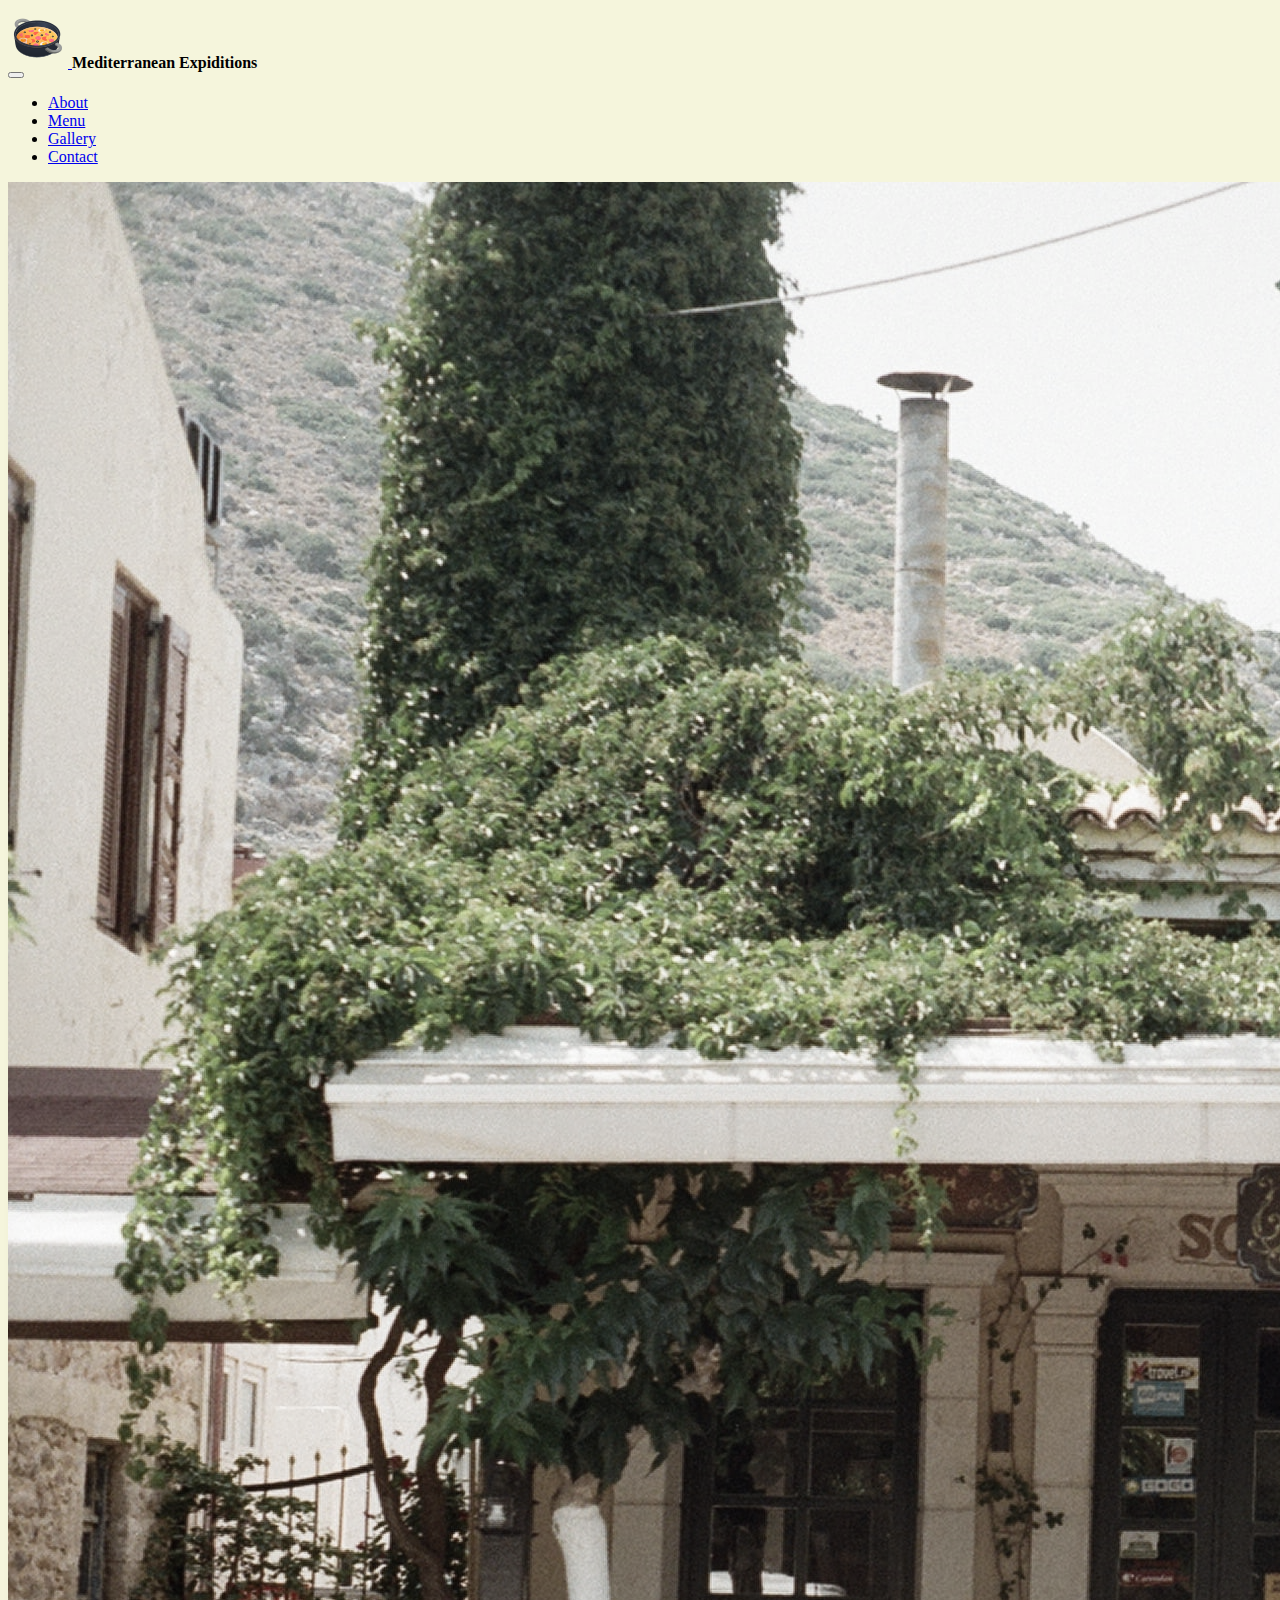
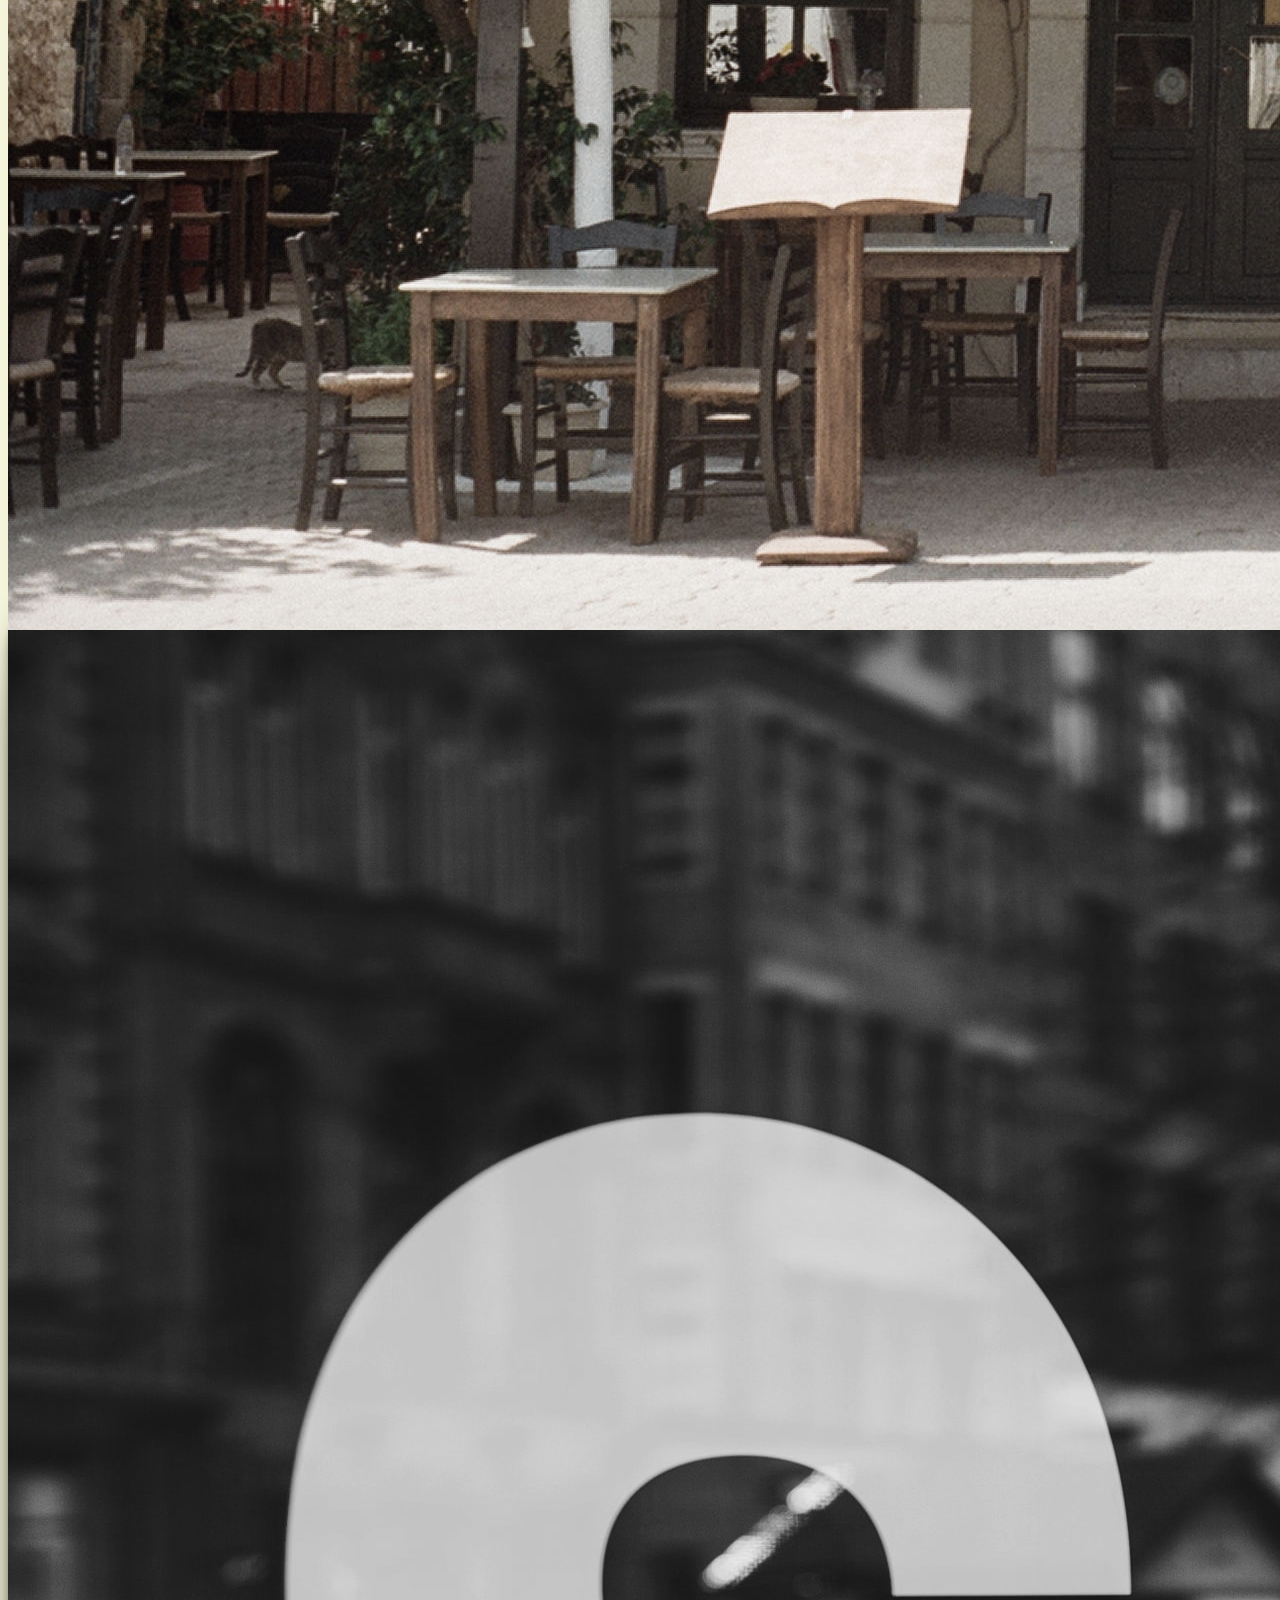
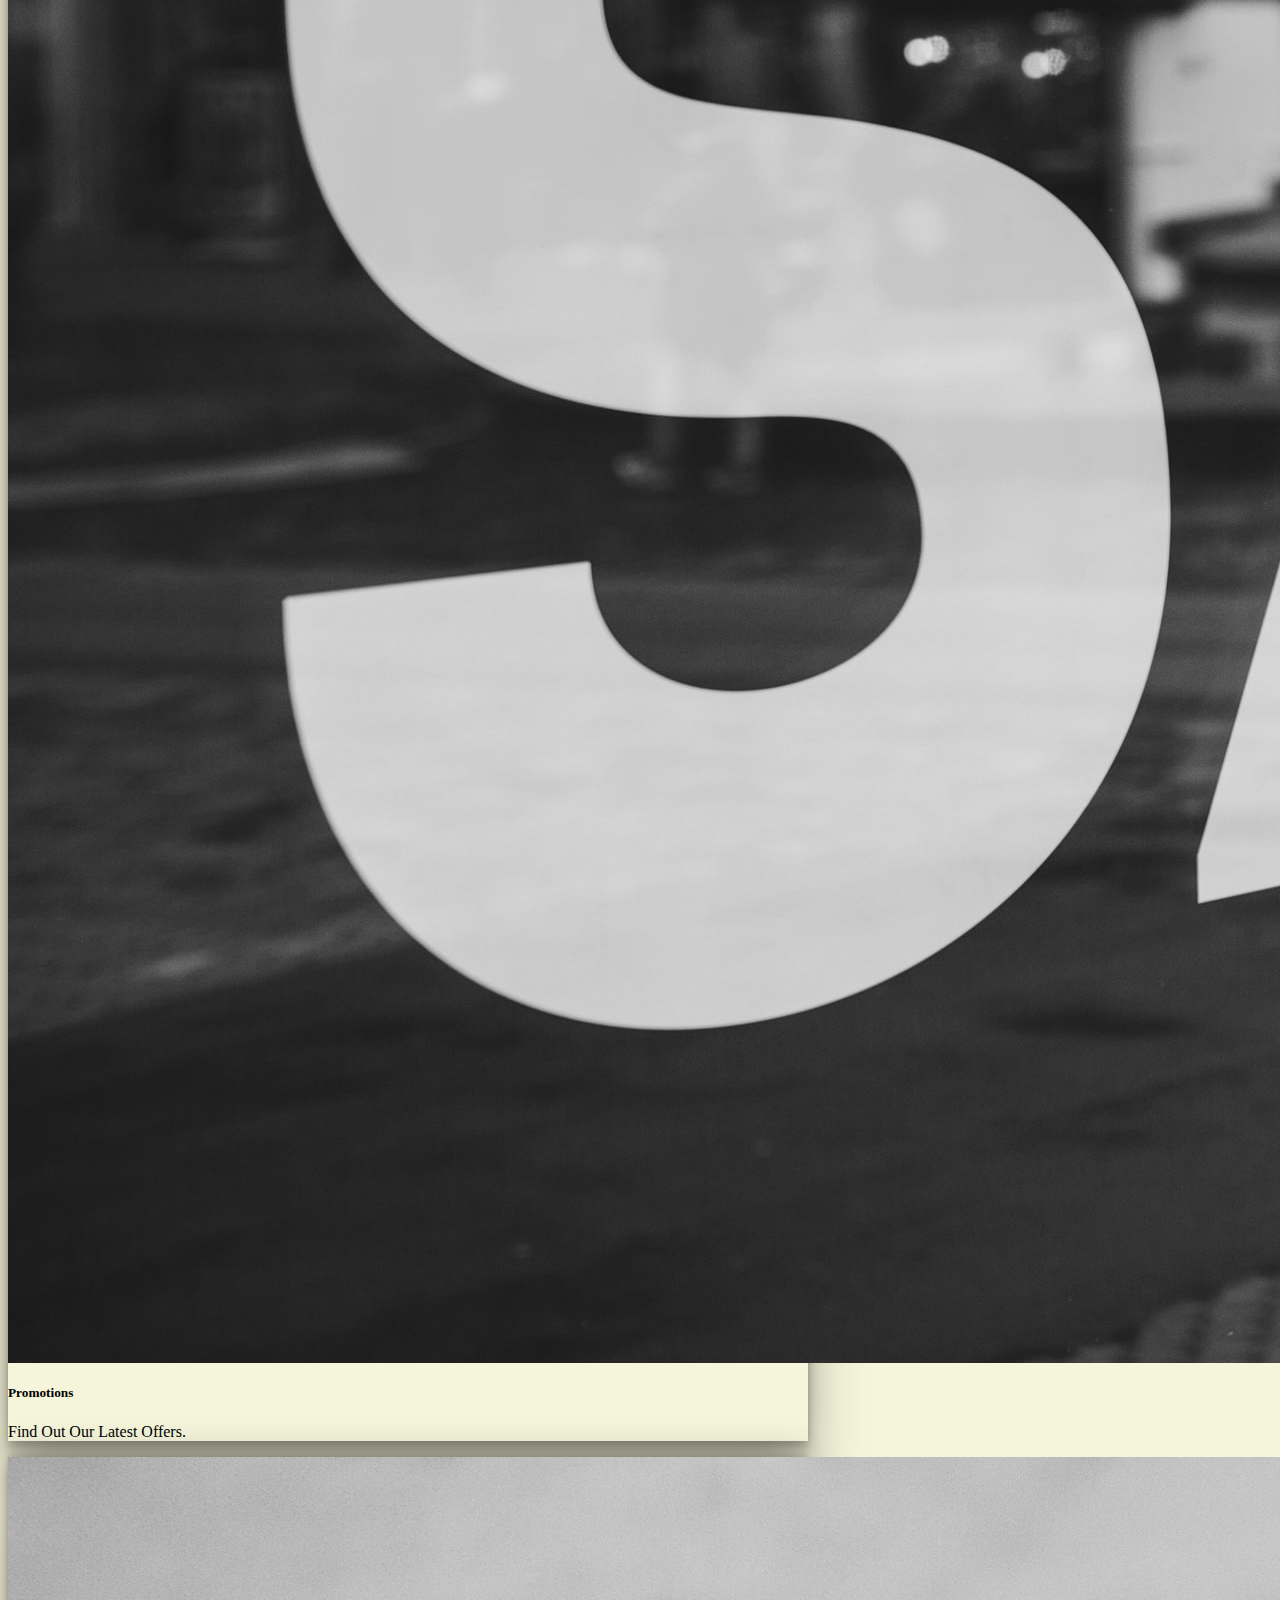
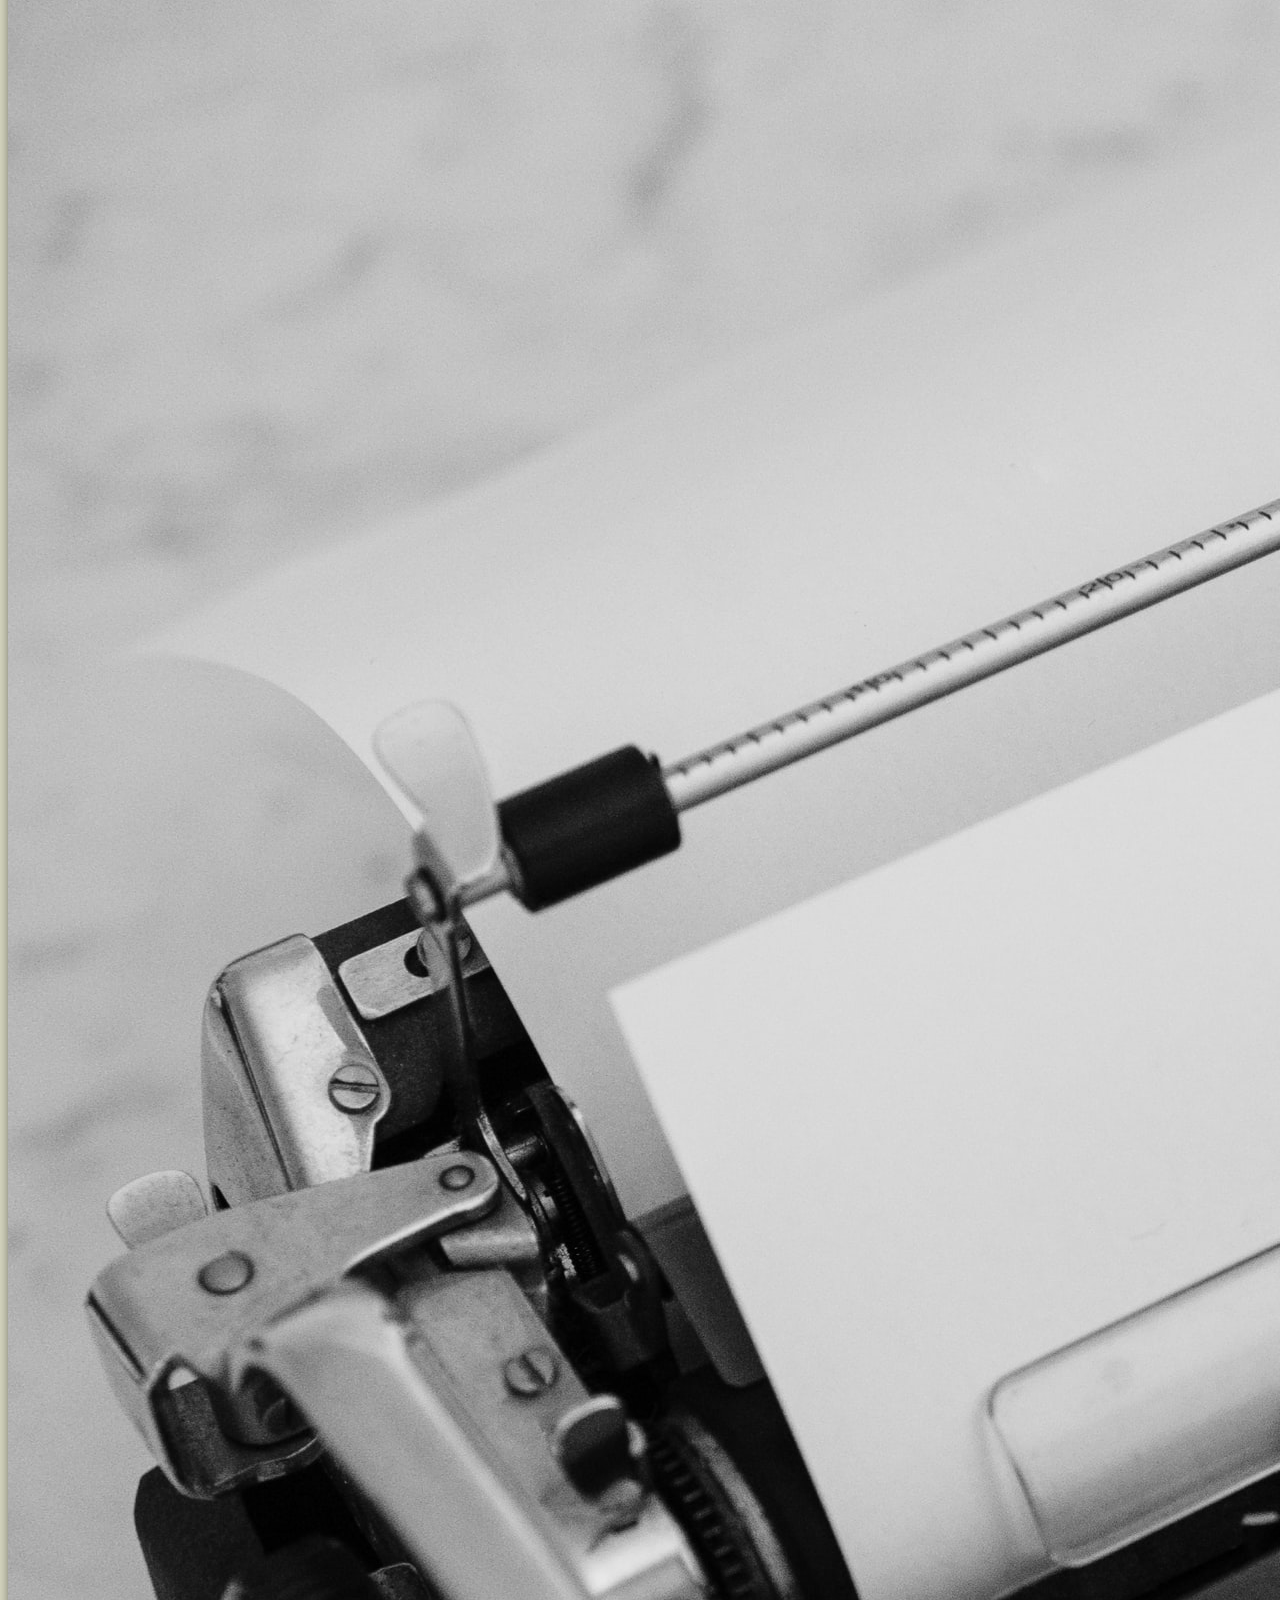
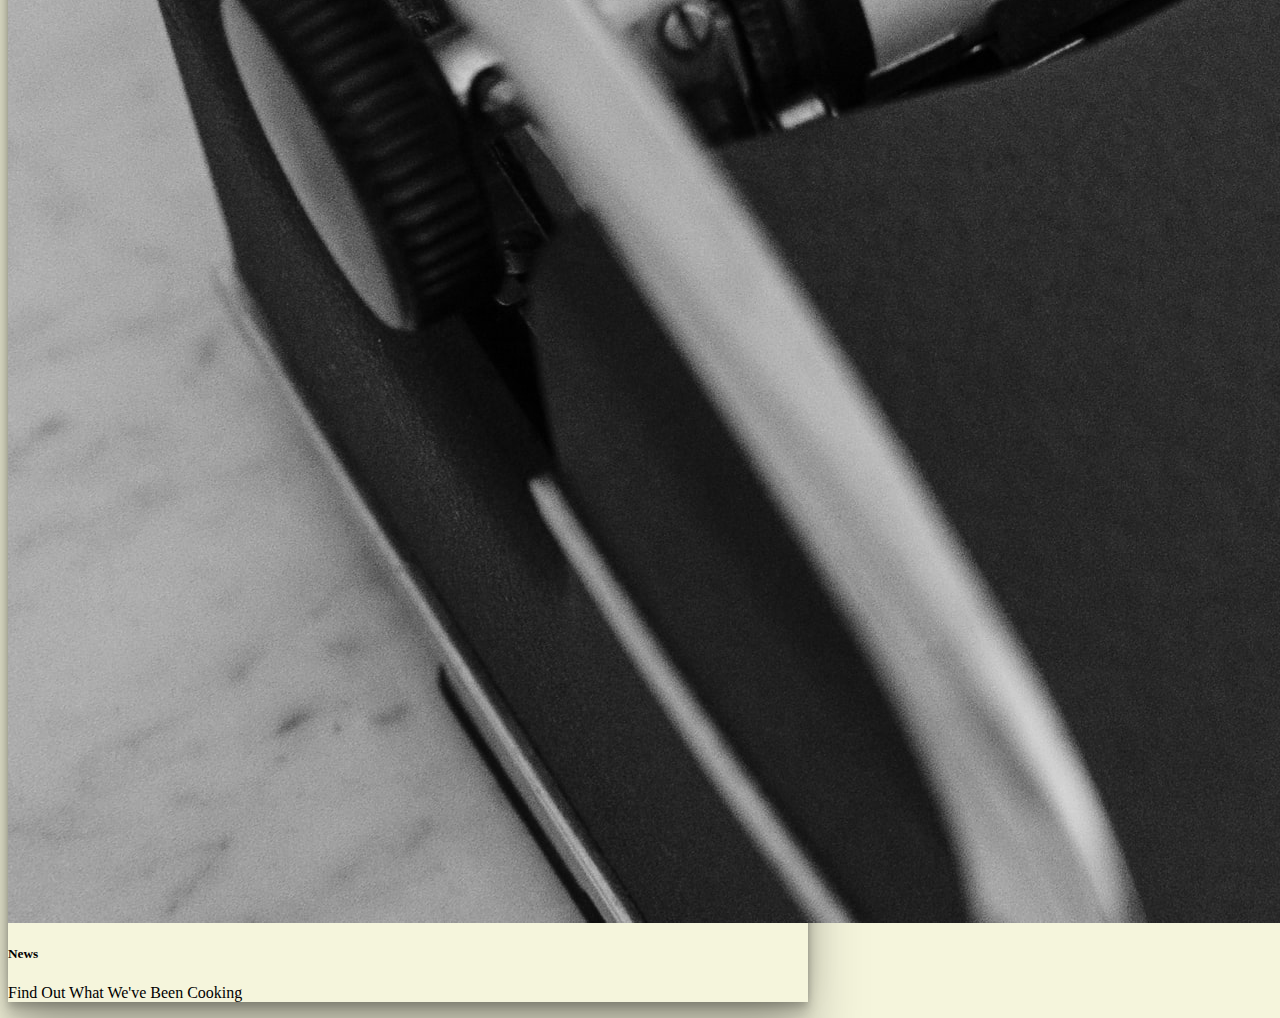
<file: index.html>
<html lang="en">
<head>
    <meta charset="UTF-8">
    <meta http-equiv="X-UA-Compatible" content="IE=edge">
    <meta name="viewport" content="width=device-width, initial-scale=1.0">
    <link href="https://cdn.jsdelivr.net/npm/bootstrap@5.0.2/dist/css/bootstrap.min.css" rel="stylesheet" integrity="sha384-EVSTQN3/azprG1Anm3QDgpJLIm9Nao0Yz1ztcQTwFspd3yD65VohhpuuCOmLASjC" crossorigin="anonymous">
    <link rel="stylesheet" href="style.css">
    <title>Mediterranean Expiditions </title>
</head>
<body>



    <!-- NAVBAR SECTION --><!-- NAVBAR SECTION --> <!-- NAVBAR SECTION --> <!-- NAVBAR SECTION -->

    <nav class="navbar navbar-expand-md bg-light navbar-light ">
        <div class="container mx-5"> <a class="navbar-brand" href="#">
          <img src="Images/logo.png" alt="..." height="60">
          
        </a>
        <a  class="me-auto" href="index.html " id="logoName"><strong> Mediterranean Expiditions </strong>  </a>
      </div>



        <button class="navbar-toggler"  
         type="button" 
         data-bs-toggle="collapse"
         data-bs-target= "#navmenu"> 
         <span class="navbar-toggler-icon"></span>
        </button>

        <div class="collapse navbar-collapse" id="navmenu">

            <ul class="navbar-nav">
                <li class="nav-item"> <a href="About.html" class="nav-link"> About </a></li>

                <li class="nav-item"> <a href="menu.html" class="nav-link"> Menu</a></li>

                <li class="nav-item"> <a href="Gallery" class="nav-link"> Gallery</a></li>

                <li class="nav-item"> <a href="Contact.html " class="nav-link">Contact</a></li>

         


            </ul>
        </div>       
    </nav>


    <!-- SHOWCASE  -->  <!-- SHOWCASE  -->  <!-- SHOWCASE  --> <!-- SHOWCASE  --> 


    <section class="bg-dark text-light  text-center " id="showcase"> 
        <img  src="Images/landscape-resto.jpg" class=" w-100 h-75 " alt="resto" id="section-img">
        

        <div class="Container">
            
        </div>

    </section>

    <!-- PROMO   --> <!-- PROMO   --> <!-- PROMO   --> <!-- PROMO   -->

    <section>

        <div class="row d-md-flex justify-content-md-center p-5">


            <div class=" col-md-6 d-md-flex justify-content-md-center">
            <div class="card" style="width: 50rem;">
                <img class="card-img-top" src="Images/promotion.jpg" alt="Card image cap">
                <div class="card-body">
                  <h5 class="card-title">Promotions</h5>
                  <p class="card-text">Find Out Our Latest Offers.</p>
                  
                </div>
              </div>
            </div>


            <div class="col-md-6 d-md-flex justify-content-md-center ">

             <div class="card " style="width: 50rem;">
                <img class="card-img-top" src="Images/news.jpg" alt="Card image cap">
                <div class="card-body">
                  <h5 class="card-title">News</h5>
                  <p class="card-text">Find Out What We've Been Cooking </p>
                  
                </div>
             </div>
           </div>
        </div>


    </section>









    <script src="https://cdn.jsdelivr.net/npm/bootstrap@5.0.2/dist/js/bootstrap.bundle.min.js" integrity="sha384-MrcW6ZMFYlzcLA8Nl+NtUVF0sA7MsXsP1UyJoMp4YLEuNSfAP+JcXn/tWtIaxVXM" crossorigin="anonymous"></script>

</body>
</html>
</file>
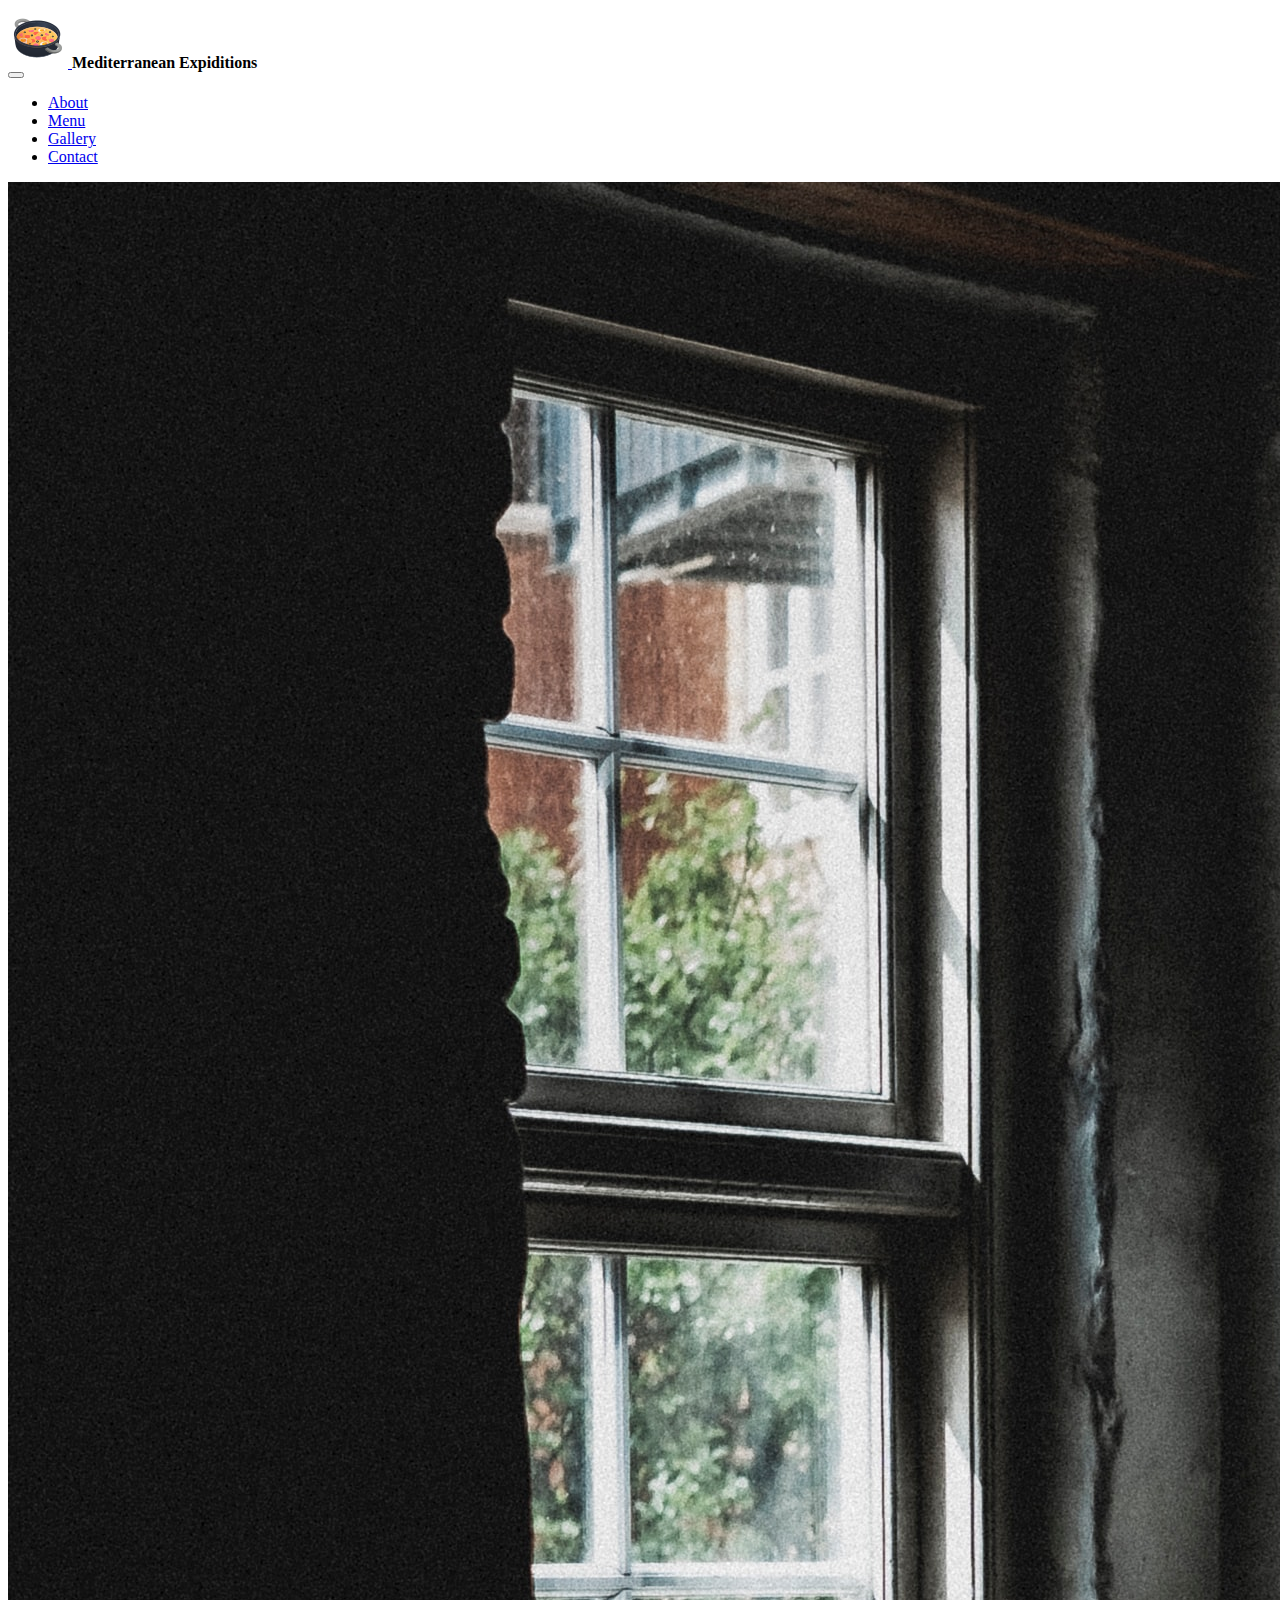
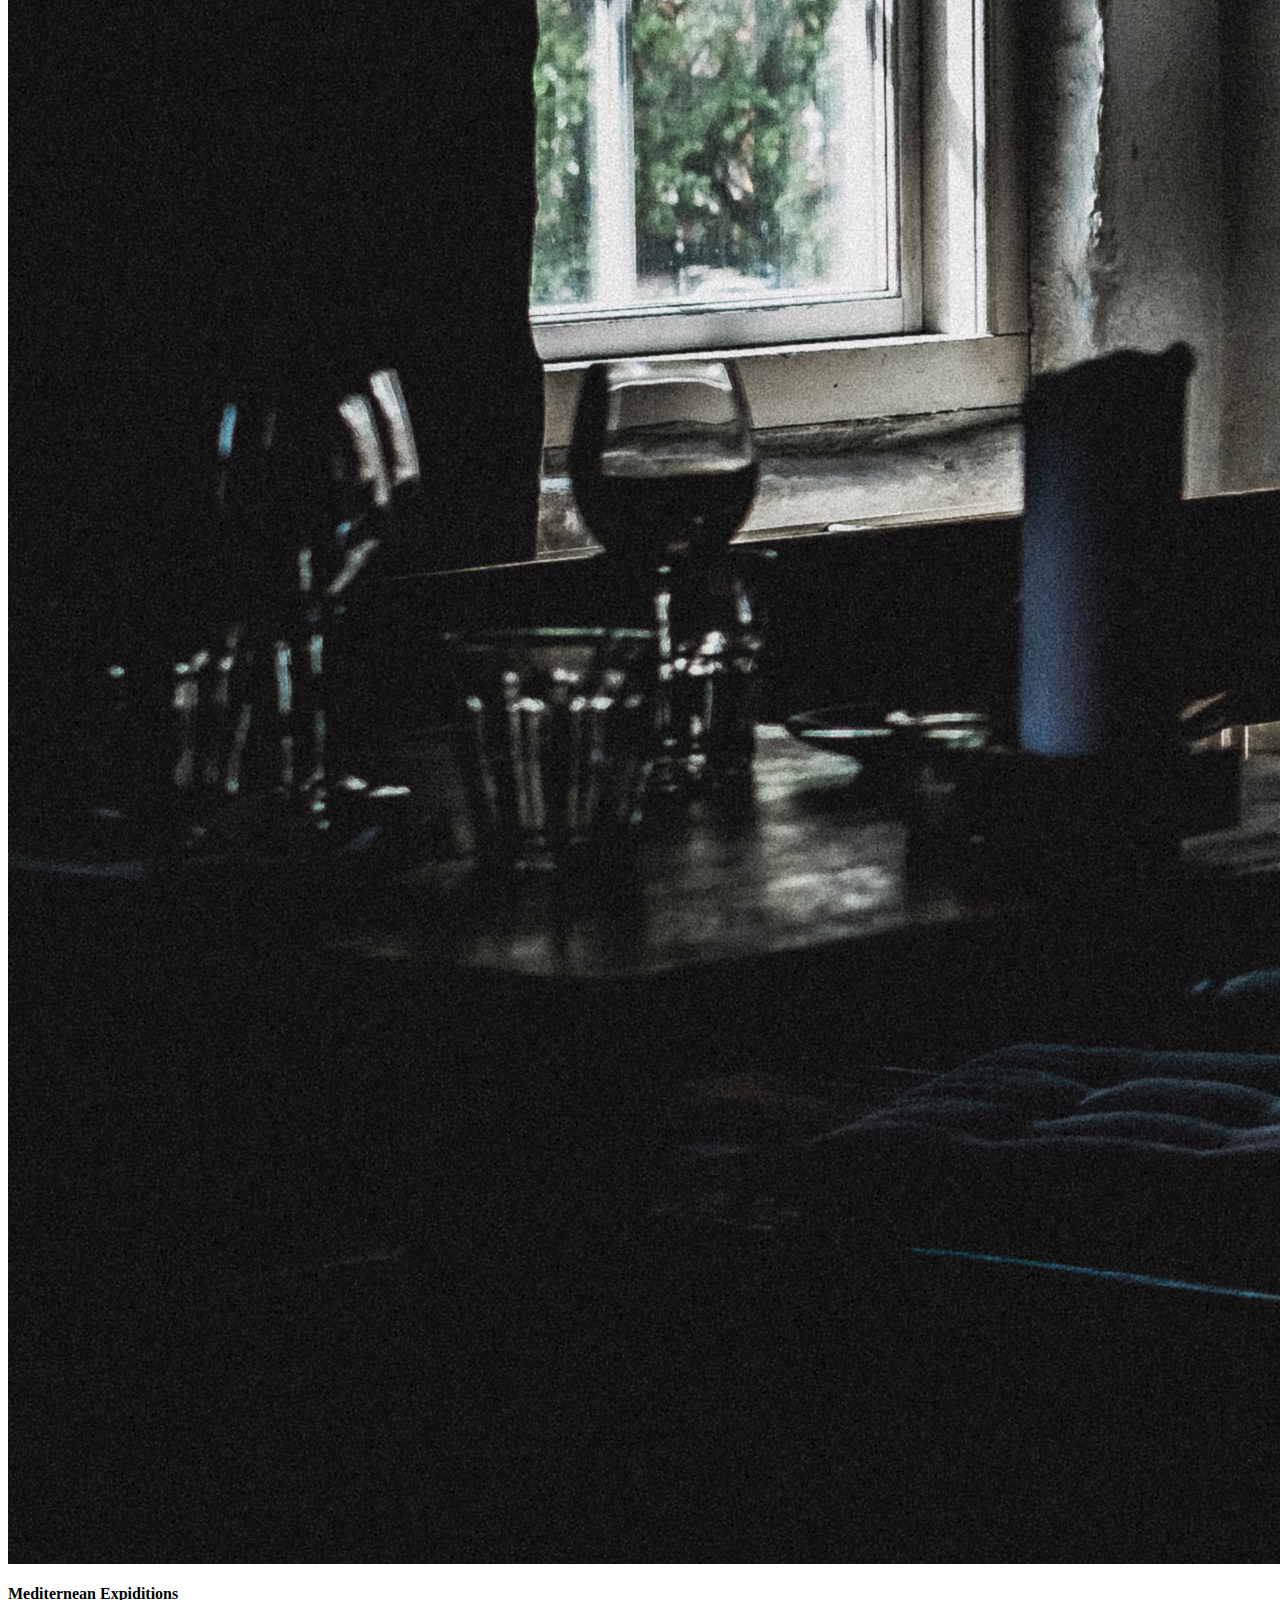
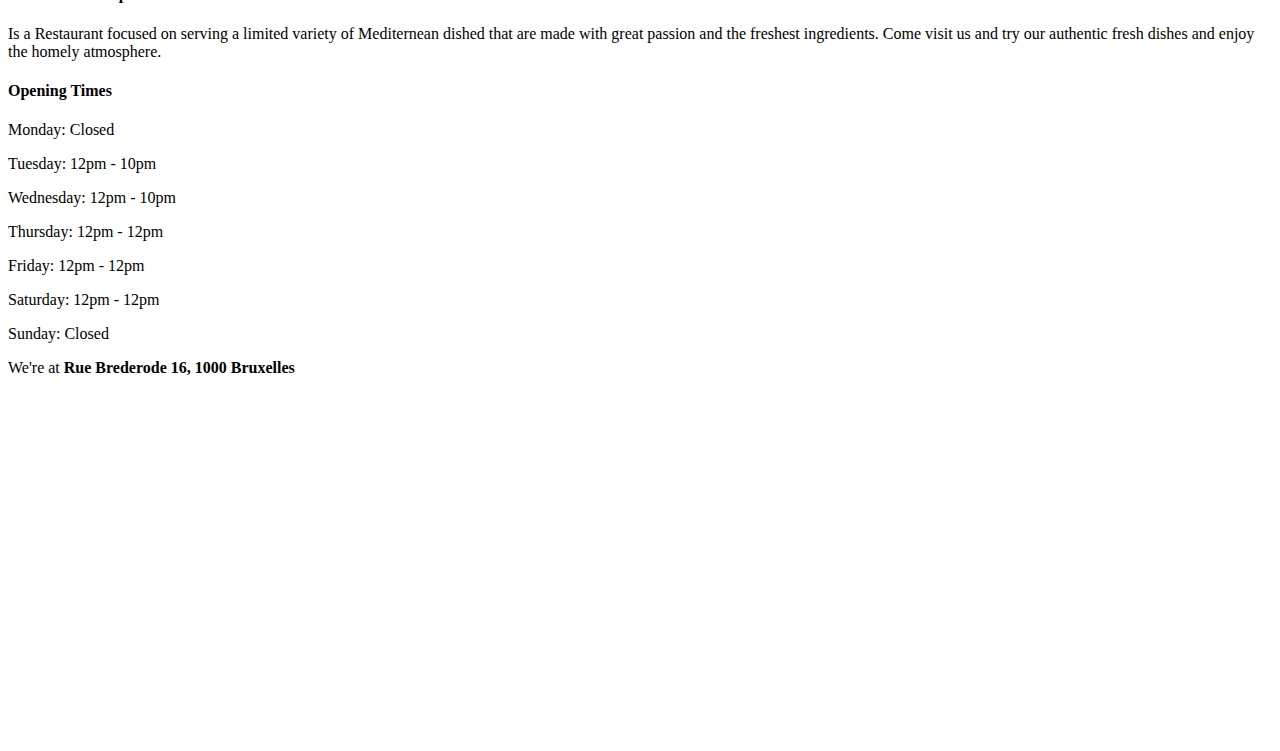
<file: About.html>
<html lang="en">
<head>
    <meta charset="UTF-8">
    <meta http-equiv="X-UA-Compatible" content="IE=edge">
    <meta name="viewport" content="width=device-width, initial-scale=1.0">
    <link href="https://cdn.jsdelivr.net/npm/bootstrap@5.0.2/dist/css/bootstrap.min.css" rel="stylesheet" integrity="sha384-EVSTQN3/azprG1Anm3QDgpJLIm9Nao0Yz1ztcQTwFspd3yD65VohhpuuCOmLASjC" crossorigin="anonymous">
    <link rel="stylesheet" href="aboutStyle.css">
    <title>Mediterranean Expiditions </title>
</head>
<body>



    <!-- NAVBAR SECTION --><!-- NAVBAR SECTION --> <!-- NAVBAR SECTION --> <!-- NAVBAR SECTION -->

    <nav class="navbar navbar-expand-md bg-light navbar-light ">
        <div class="container mx-5"> <a class="navbar-brand" href="#">
          <img src="Images/logo.png" alt="..." height="60">
          
        </a>
        <a  class="me-auto" id="logoName" href="index.html "><strong> Mediterranean Expiditions </strong>  </a>
      </div>

        <button class="navbar-toggler"  
         type="button" 
         data-bs-toggle="collapse"
         data-bs-target= "#navmenu"> 
         <span class="navbar-toggler-icon"></span>
        </button>

        <div class="collapse navbar-collapse" id="navmenu">

            <ul class="navbar-nav">
                <li class="nav-item"> <a href="About.html" class="nav-link"> About </a></li>

                <li class="nav-item"> <a href="menu.html" class="nav-link"> Menu</a></li>


                <li class="nav-item"> <a href="Gallery" class="nav-link"> Gallery</a></li>

                <li class="nav-item"> <a href="Contact.html " class="nav-link">Contact</a></li>



            </ul>
        </div>       
    </nav>



    
    <!-- SHOWCASE  -->  <!-- SHOWCASE  -->  <!-- SHOWCASE  --> <!-- SHOWCASE  --> 


    <section class="bg-dark text-light  text-center " id="showcase"> 
        <img  src="Images/Restaurant-about.jpg" class=" w-100 h-75 " alt="resto" id="section-img">
        

        <div class="Container">
            
        </div>

    </section>



    <!-- ABOUT -->  <!-- ABOUT -->  <!-- ABOUT -->  <!-- ABOUT -->  <!-- ABOUT -->  <!-- ABOUT -->  <!-- ABOUT --> 


    <section   class="bg-light text-dark  text-center p-5" id="aboutSection">

        <h4>Mediternean Expiditions</h4>
        <p>Is a Restaurant focused on serving a limited variety of Mediternean dished that are made with great passion and the freshest
            ingredients. Come visit us and try our authentic fresh dishes and enjoy the homely atmosphere.
        </p>



    </section>



    <!-- Hours and Maps --> <!-- Hours and Maps --> <!-- Hours and Maps --> <!-- Hours and Maps --> <!-- Hours and Maps --> 

    <section class="bg-light text-dark  text-center  mb-5"  >
        
        <div class="row d-md-flex justify-content-md-center">

            <div class="col-md-5  border-end border-bottom text-center" >

                <h4> <strong> Opening Times </strong></h4>
                <P>Monday: Closed </P>
                <P>Tuesday: 12pm  -  10pm</P>
                <P>Wednesday: 12pm  -  10pm</P>
                <P>Thursday: 12pm  -  12pm</P>
                <P>Friday: 12pm  -  12pm</P>
                <P>Saturday: 12pm  -  12pm</P>
                <P>Sunday: Closed </P>

            </div>


            <div class="col-md-5 pb-10  border-start border-bottom ">
                <p> We're at  <strong>Rue Brederode 16, 1000 Bruxelles </strong> </p>
                <iframe id="map" src="https://www.google.com/maps/embed?pb=!1m18!1m12!1m3!1d2519.4171995209867!2d4.360190615745617!3d50.841958179531375!2m3!1f0!2f0!3f0!3m2!1i1024!2i768!4f13.1!3m3!1m2!1s0x47c3c48149a75883%3A0x33668b0b929c7a3d!2sRoyal%20Palace%20of%20Brussels!5e0!3m2!1sen!2sbe!4v1652979659287!5m2!1sen!2sbe" 
                width="600" height="350" style="border:0;" allowfullscreen="" loading="lazy" referrerpolicy="no-referrer-when-downgrade"></iframe>

                

            </div>



        </div>


    </section>
   






    <script src="https://cdn.jsdelivr.net/npm/bootstrap@5.0.2/dist/js/bootstrap.bundle.min.js" integrity="sha384-MrcW6ZMFYlzcLA8Nl+NtUVF0sA7MsXsP1UyJoMp4YLEuNSfAP+JcXn/tWtIaxVXM" crossorigin="anonymous"></script>

</body>
</html>
</file>
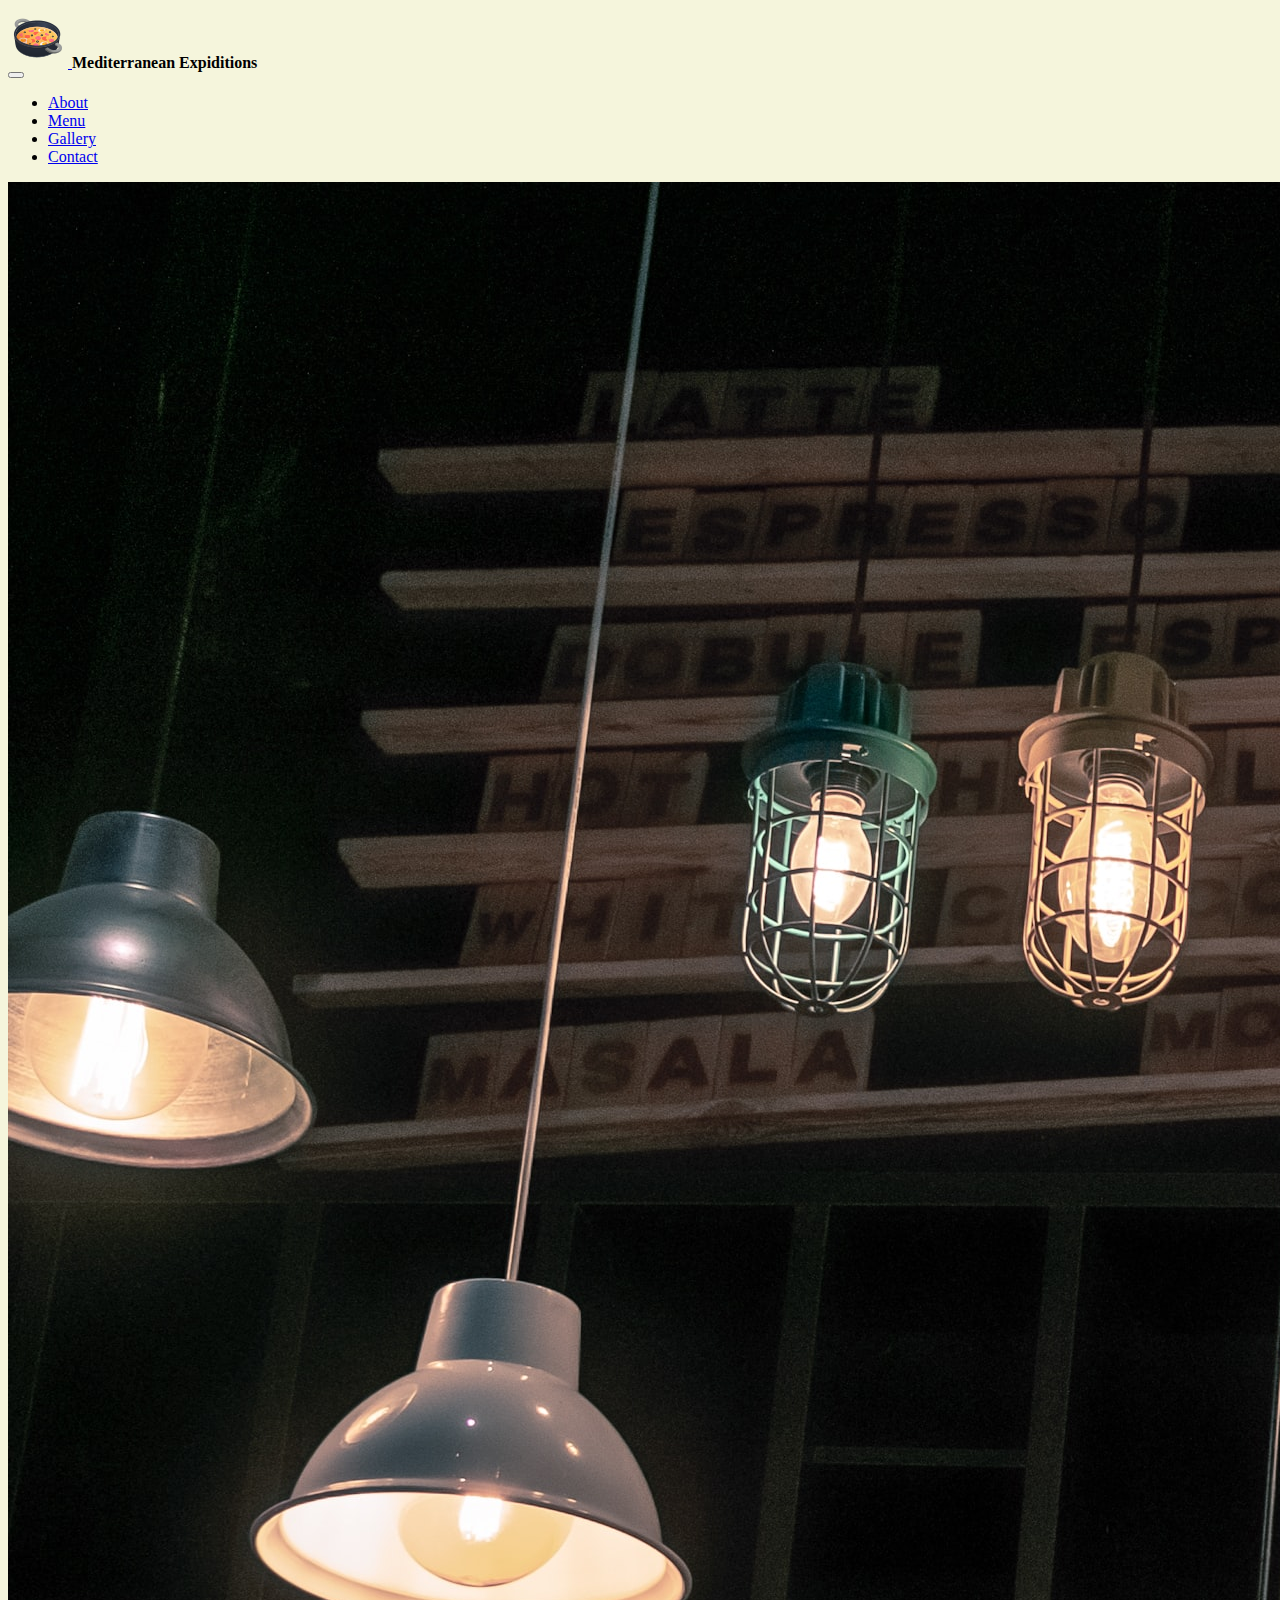
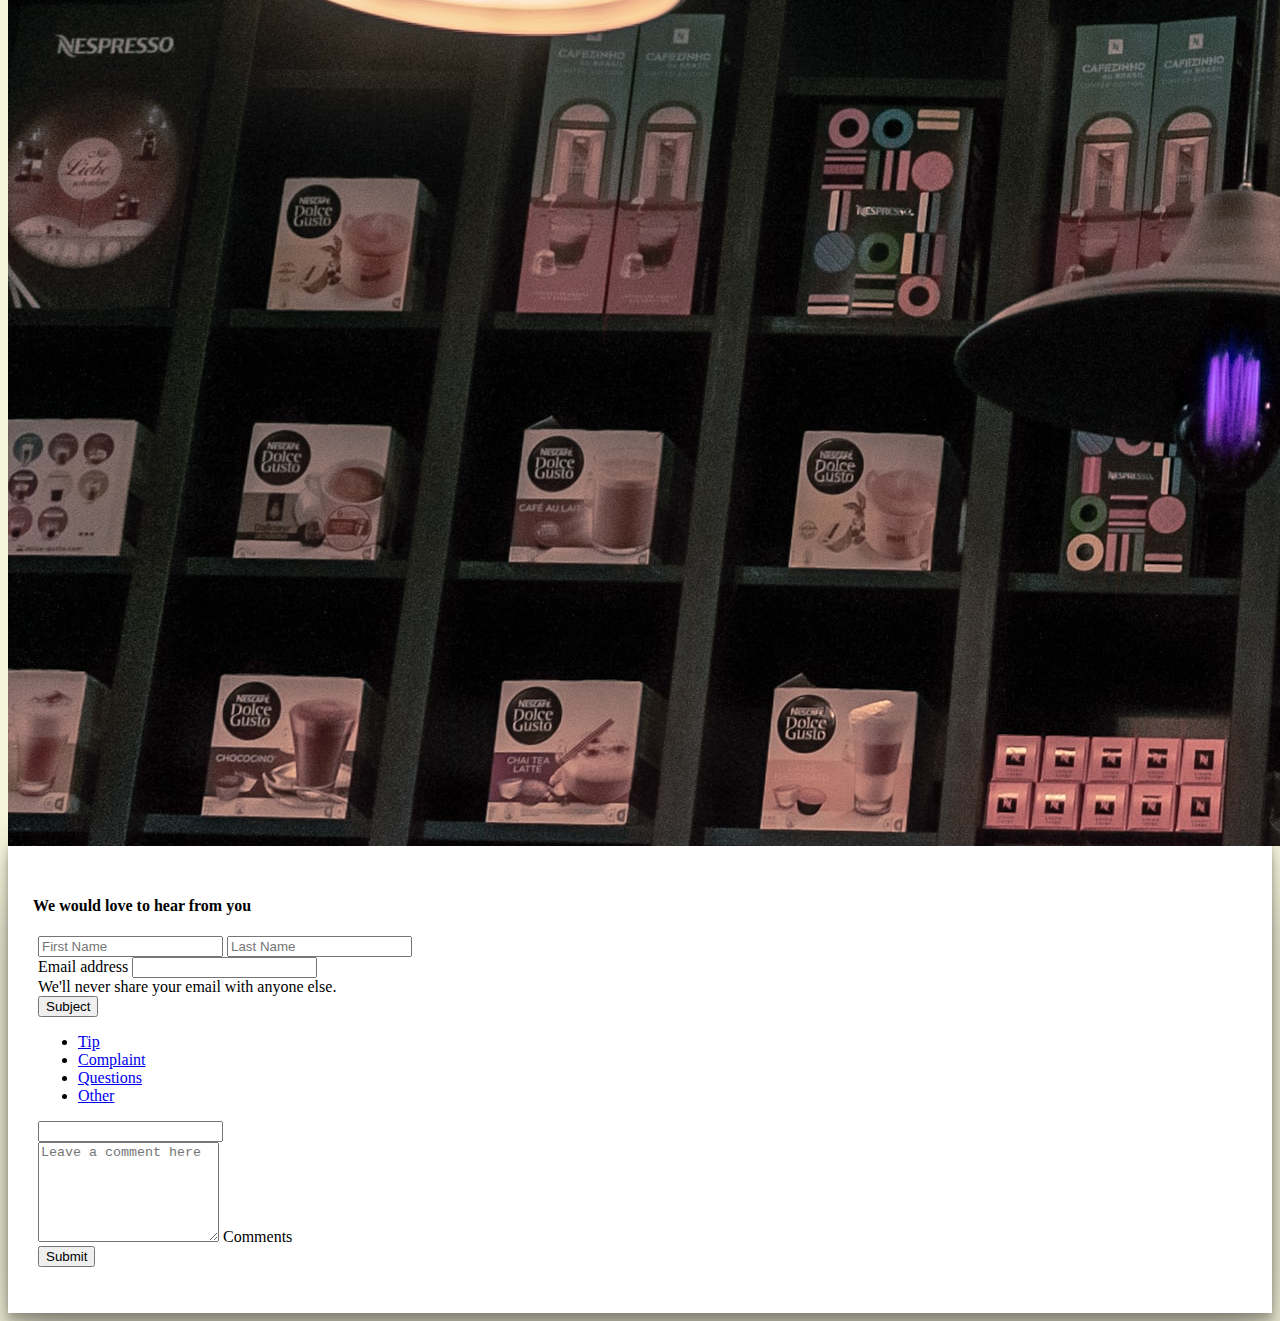
<file: Contact.html>
<html lang="en">
<head>
    <meta charset="UTF-8">
    <meta http-equiv="X-UA-Compatible" content="IE=edge">
    <meta name="viewport" content="width=device-width, initial-scale=1.0">
    <link href="https://cdn.jsdelivr.net/npm/bootstrap@5.0.2/dist/css/bootstrap.min.css" rel="stylesheet" integrity="sha384-EVSTQN3/azprG1Anm3QDgpJLIm9Nao0Yz1ztcQTwFspd3yD65VohhpuuCOmLASjC" crossorigin="anonymous">
    <link rel="stylesheet" href="contactStyle.css">
    <title>Mediterranean Expiditions </title>
</head>
<body>



    <!-- NAVBAR SECTION --><!-- NAVBAR SECTION --> <!-- NAVBAR SECTION --> <!-- NAVBAR SECTION -->

    <nav class="navbar navbar-expand-md bg-light navbar-light ">
        <div class="container mx-5"> <a class="navbar-brand" href="#">
          <img src="Images/logo.png" alt="..." height="60">
          
        </a>
        <a  class="me-auto" id="logoName" href="index.html "><strong> Mediterranean Expiditions </strong>  </a>
      </div>


        <button class="navbar-toggler"  
         type="button" 
         data-bs-toggle="collapse"
         data-bs-target= "#navmenu"> 
         <span class="navbar-toggler-icon"></span>
        </button>

        <div class="collapse navbar-collapse" id="navmenu">

            <ul class="navbar-nav">
                <li class="nav-item"> <a href="About.html" class="nav-link"> About </a></li>

                <li class="nav-item"> <a href="menu.html" class="nav-link"> Menu</a></li>

                <li class="nav-item"> <a href="Gallery" class="nav-link"> Gallery</a></li>

                <li class="nav-item"> <a href="Contact.html " class="nav-link">Contact</a></li>

         


            </ul>
        </div>       
    </nav>


    <!-- SHOWCASE  -->  <!-- SHOWCASE  -->  <!-- SHOWCASE  --> <!-- SHOWCASE  --> 


    <section class="bg-dark text-light  text-center " id="showcase"> 
        <img  src="Images/contact.jpg" class=" w-100 h-75 " alt="resto" id="section-img">
        

        <div class="Container">
            
        </div>

    </section>





    <!-- FORM -->  <!-- FORM -->  <!-- FORM -->  <!-- FORM -->  <!-- FORM -->  <!-- FORM -->  <!-- FORM --> 

    <div class="containerContact mt-5">

        <p><strong>We would love to hear from you</strong></p>


        <form >

            <div class="input-group mt-5">

                <input type="text"  placeholder="First Name" aria-label="First name" class="form-control">
                <input type="text" placeholder="Last Name" aria-label="Last name" class="form-control">
              </div>

            <div class="mb-3 mt-2">
              <label for="exampleInputEmail1" class="form-label">Email address</label>
              <input type="email" class="form-control" id="exampleInputEmail1" aria-describedby="emailHelp">
              <div id="emailHelp" class="form-text">We'll never share your email with anyone else.</div>
            </div>
        
            <div class="mb-3 form-check">
            
             
            </div>


            <div class="input-group mb-3">
                <button class="btn btn-outline-secondary dropdown-toggle" type="button" data-bs-toggle="dropdown" aria-expanded="false">Subject</button>
                <ul class="dropdown-menu">
                  <li><a class="dropdown-item" href="#">Tip</a></li>
                  <li><a class="dropdown-item" href="#">Complaint</a></li>
                  <li><a class="dropdown-item" href="#">Questions</a></li>
                  <li><a class="dropdown-item" href="#">Other</a></li>

                
                </ul>
                <input type="text" class="form-control" aria-label="Text input with dropdown button">
              </div>
            


            <div class="form-floating">
                <textarea class="form-control" placeholder="Leave a comment here" id="floatingTextarea2" style="height: 100px"></textarea>
                <label for="floatingTextarea2">Comments</label>
              </div>

              <button type="submit" class="btn btn-primary mb-3">Submit</button>
          </form>






    </div>
    


    <script src="https://cdn.jsdelivr.net/npm/bootstrap@5.0.2/dist/js/bootstrap.bundle.min.js" integrity="sha384-MrcW6ZMFYlzcLA8Nl+NtUVF0sA7MsXsP1UyJoMp4YLEuNSfAP+JcXn/tWtIaxVXM" crossorigin="anonymous"></script>

</body>
</html>
</file>
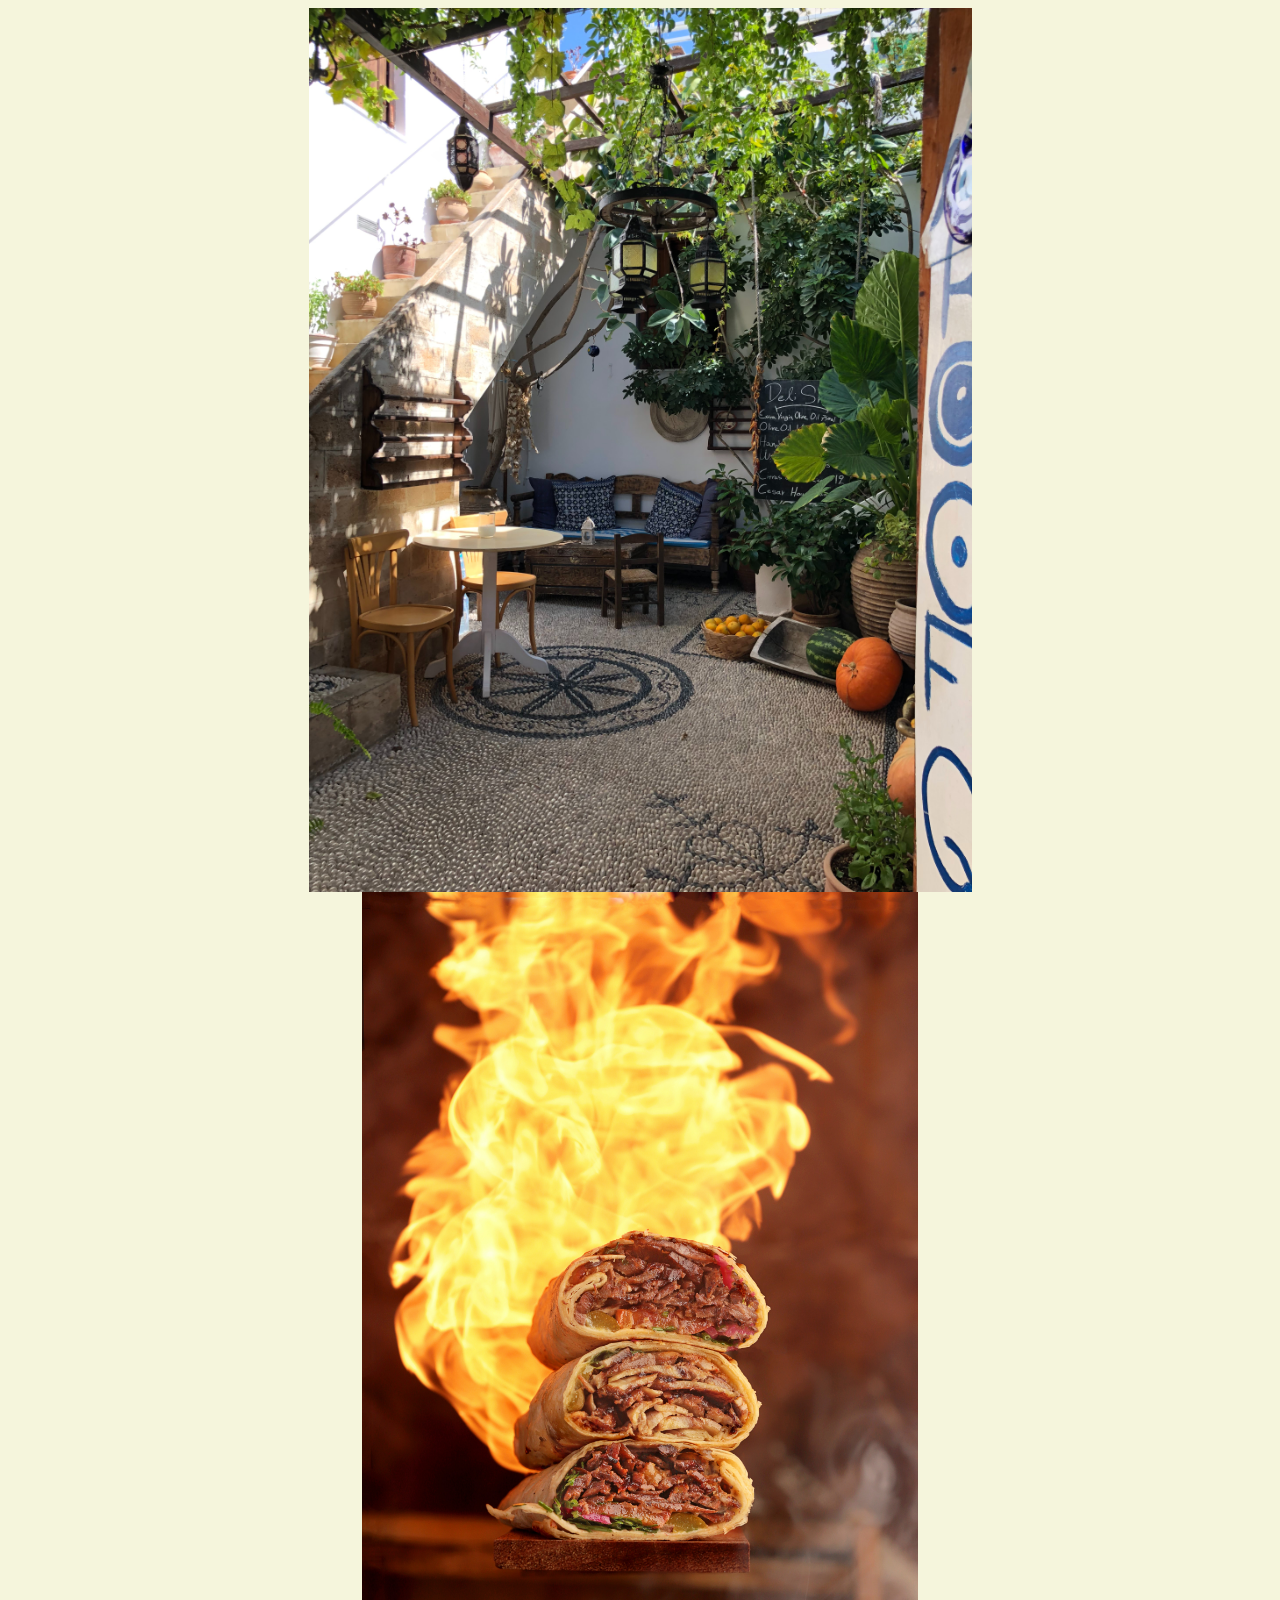
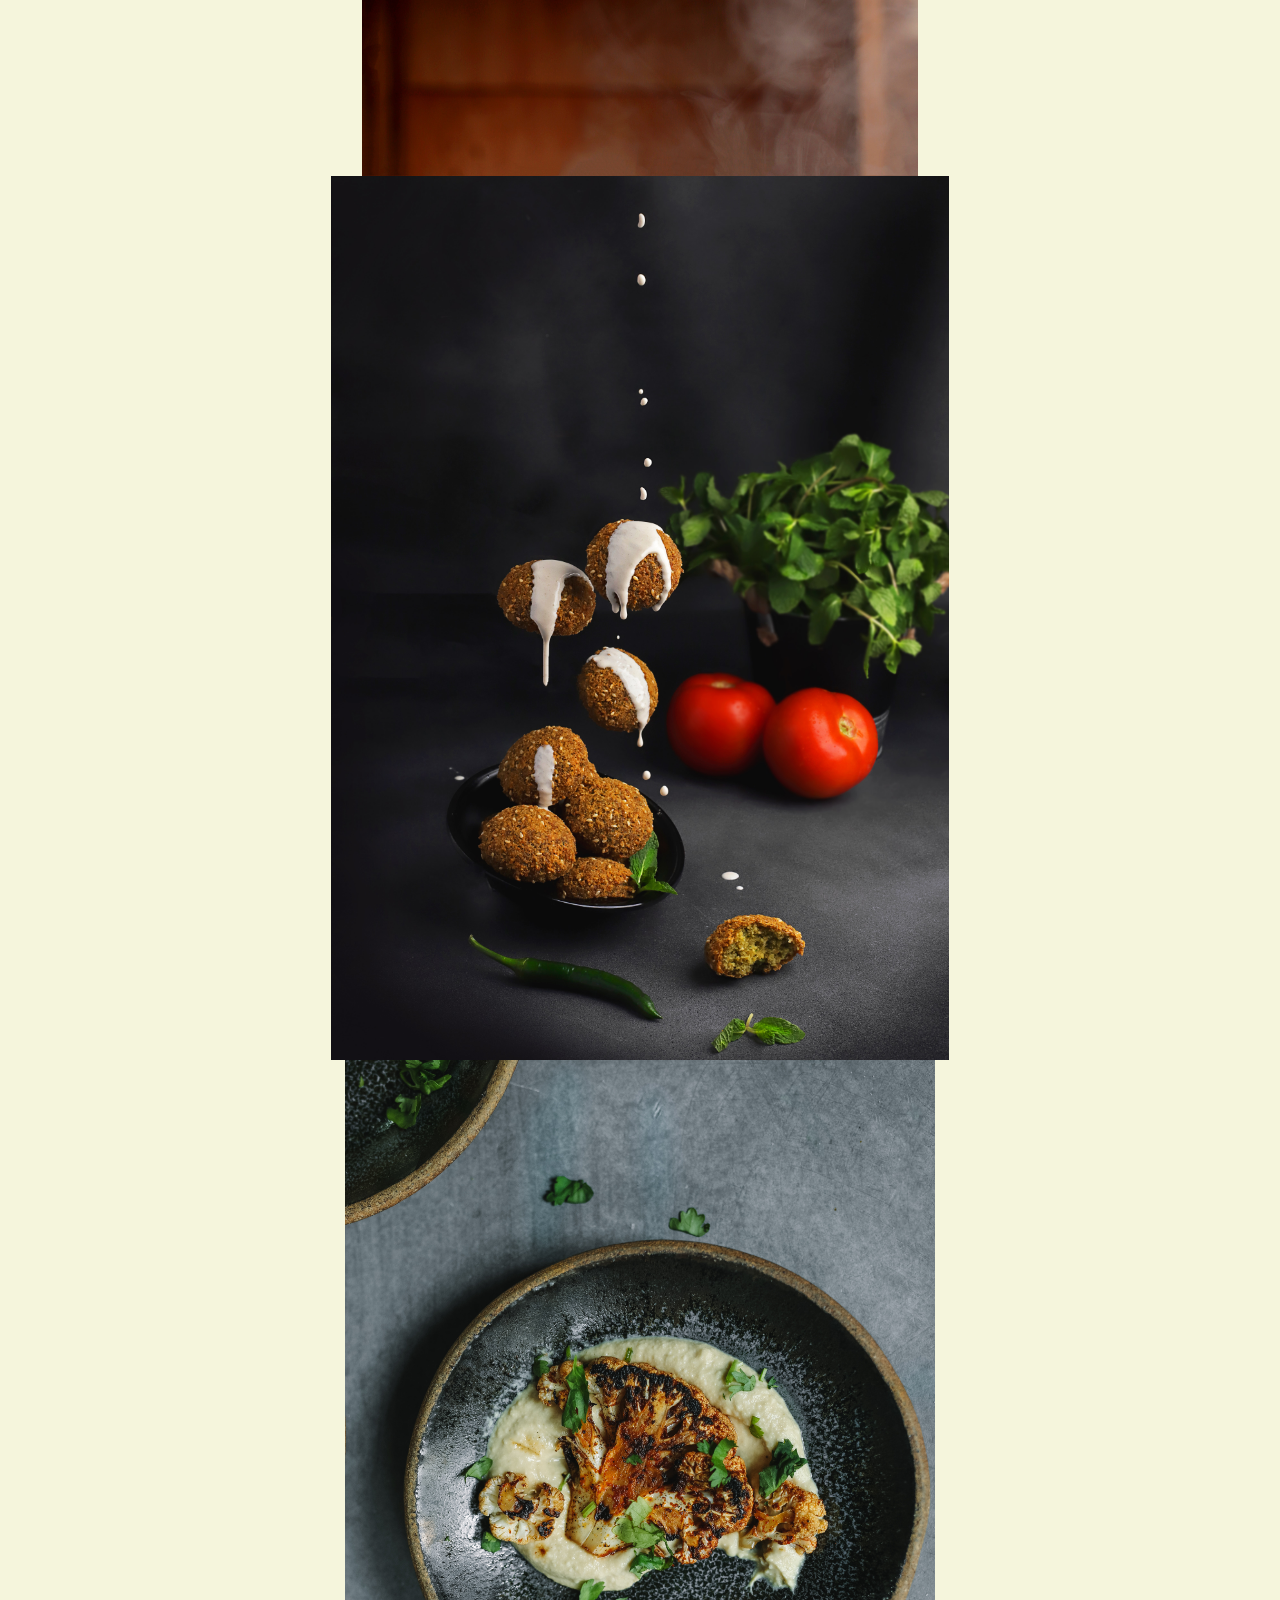
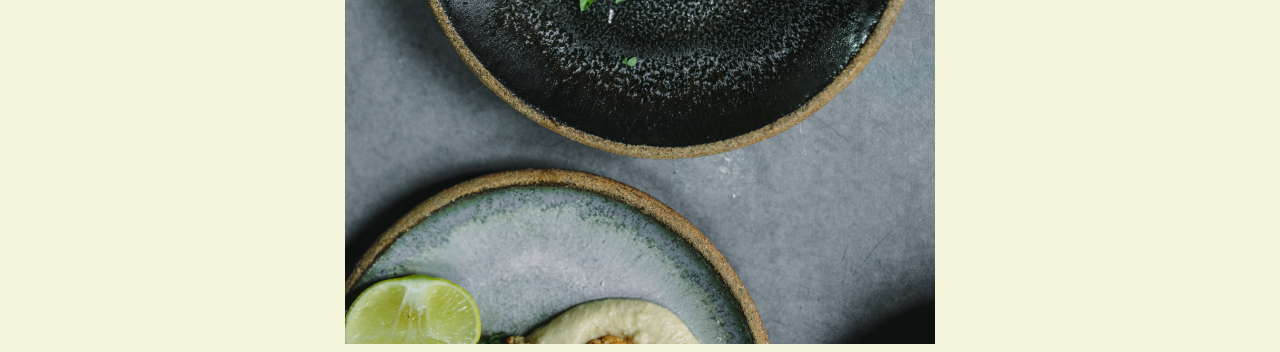
<file: galleryOne.html>
<html lang="en">
<head>
    <meta charset="UTF-8">
    <meta http-equiv="X-UA-Compatible" content="IE=edge">
    <meta name="viewport" content="width=device-width, initial-scale=1.0">
    <link href="https://cdn.jsdelivr.net/npm/bootstrap@5.0.2/dist/css/bootstrap.min.css" rel="stylesheet" integrity="sha384-EVSTQN3/azprG1Anm3QDgpJLIm9Nao0Yz1ztcQTwFspd3yD65VohhpuuCOmLASjC" crossorigin="anonymous">
    <link rel="stylesheet" href="galleryStyle.css">
    <title>Restaurant</title>
</head>
<body>

  


 
    <!-- PAGINATION  -->   <!-- PAGINATION  -->   <!-- PAGINATION  -->


    <div class="containerGal  d-md-flex justify-content-center ">

      <nav aria-label="Gallery Pagination">

        <div class="containerGal  d-md-flex justify-content-center ">
          <div class="row  w-75 h-50  justify-content-center mb-5 mt-5 ">
            <div class="col-7 h-25">   <img class=" img-fluid" src="Images/Ard-diyar.jpg" id="img-gal"> </div>
            <div class="col-5">   <img class=" img-fluid" src="Images/Shawrma.jpg" id="img-gal"> </div>
            <div class="col-5">   <img class=" img-fluid" src="Images/falafel.jpg" id="img-gal"> </div>
            <div class="col-7">   <img class=" img-fluid" src="Images/Humus.jpg" id="img-gal">   </div>
          </div>
          
        </div>



    </div>




    
</body>
</html>
</file>
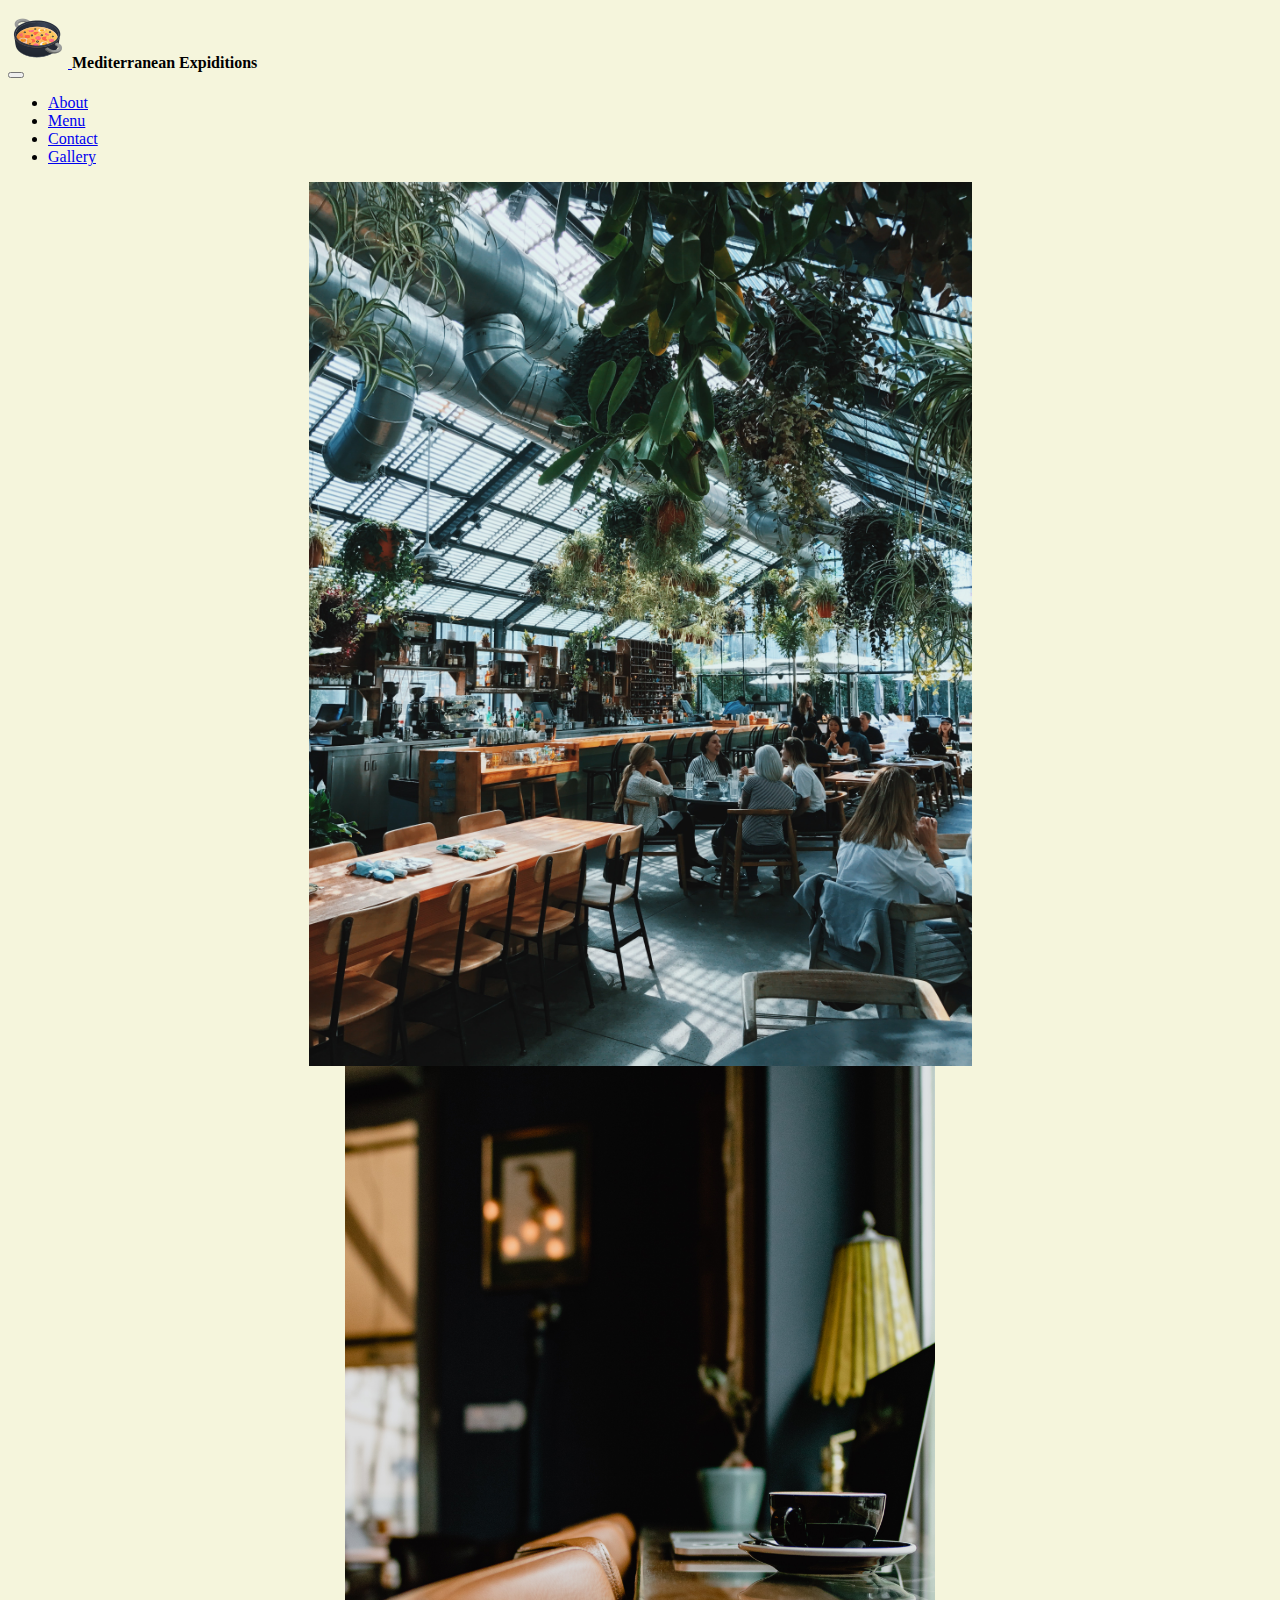
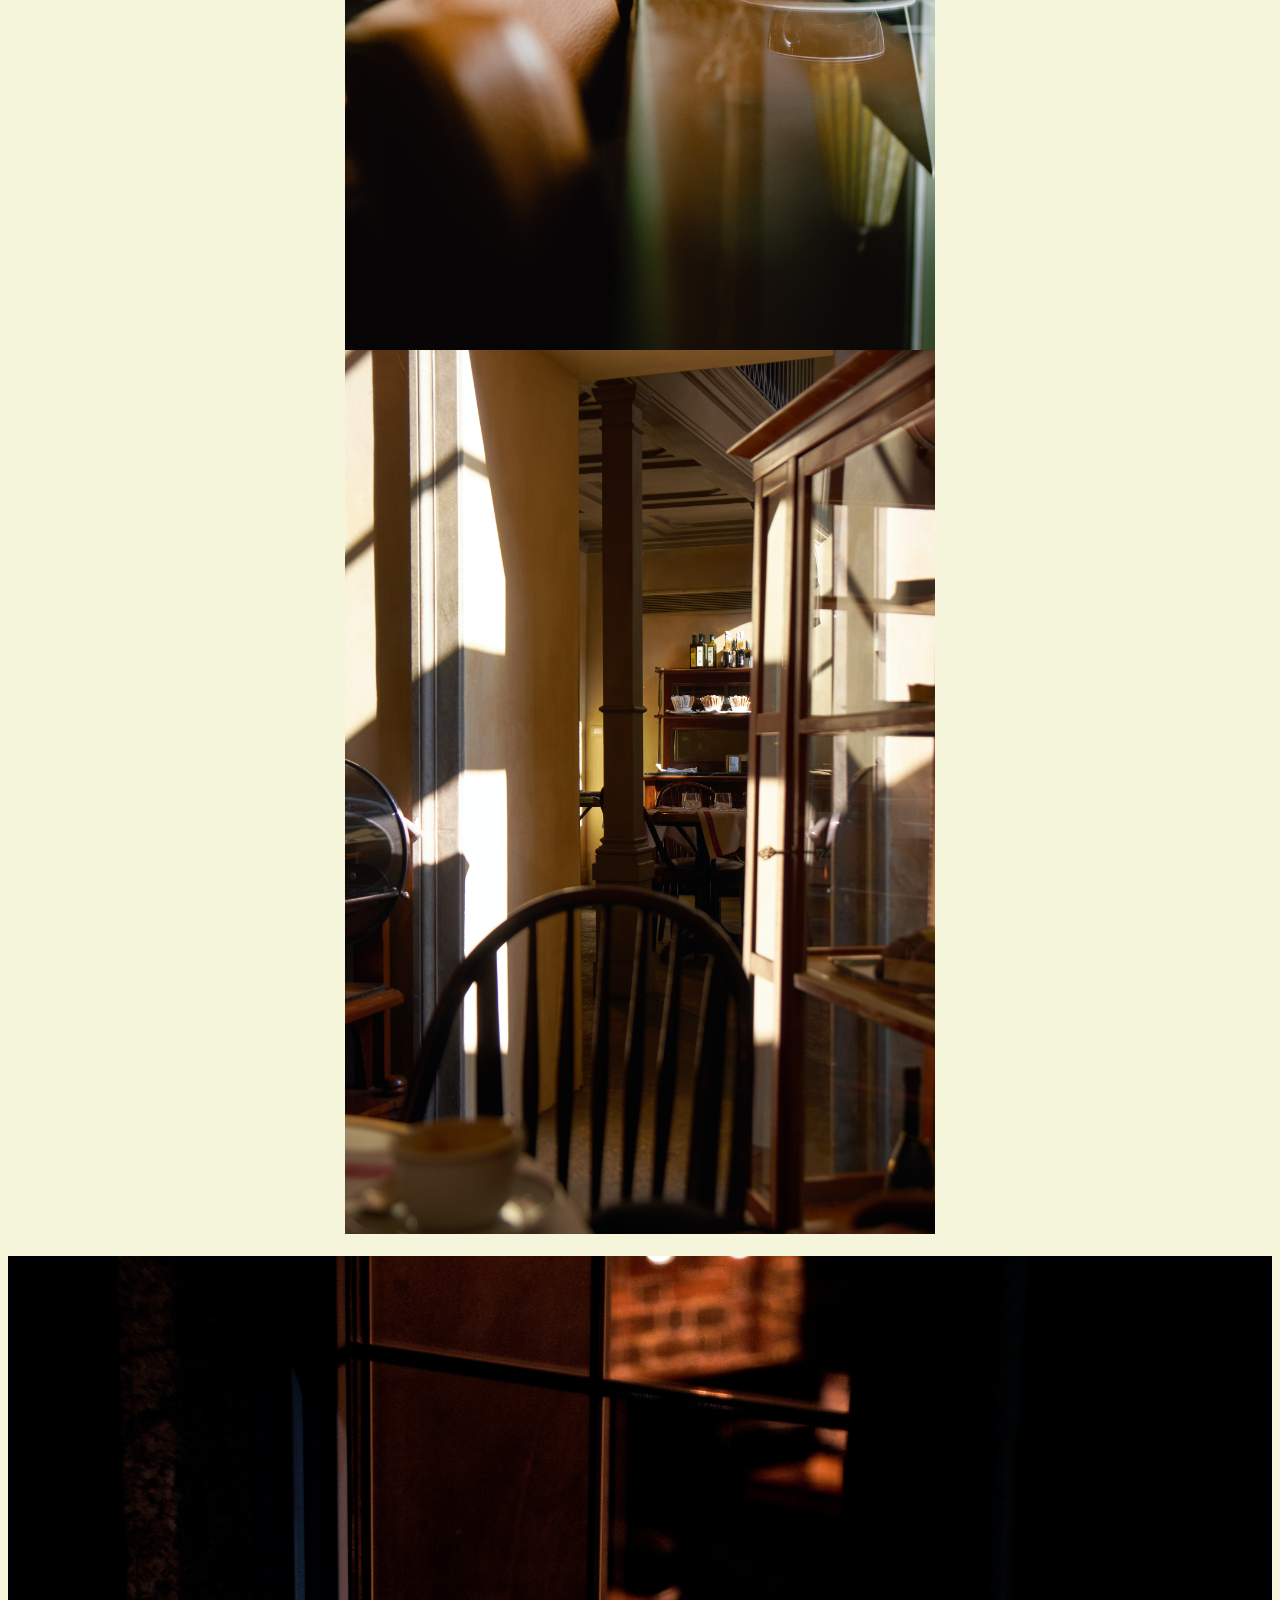
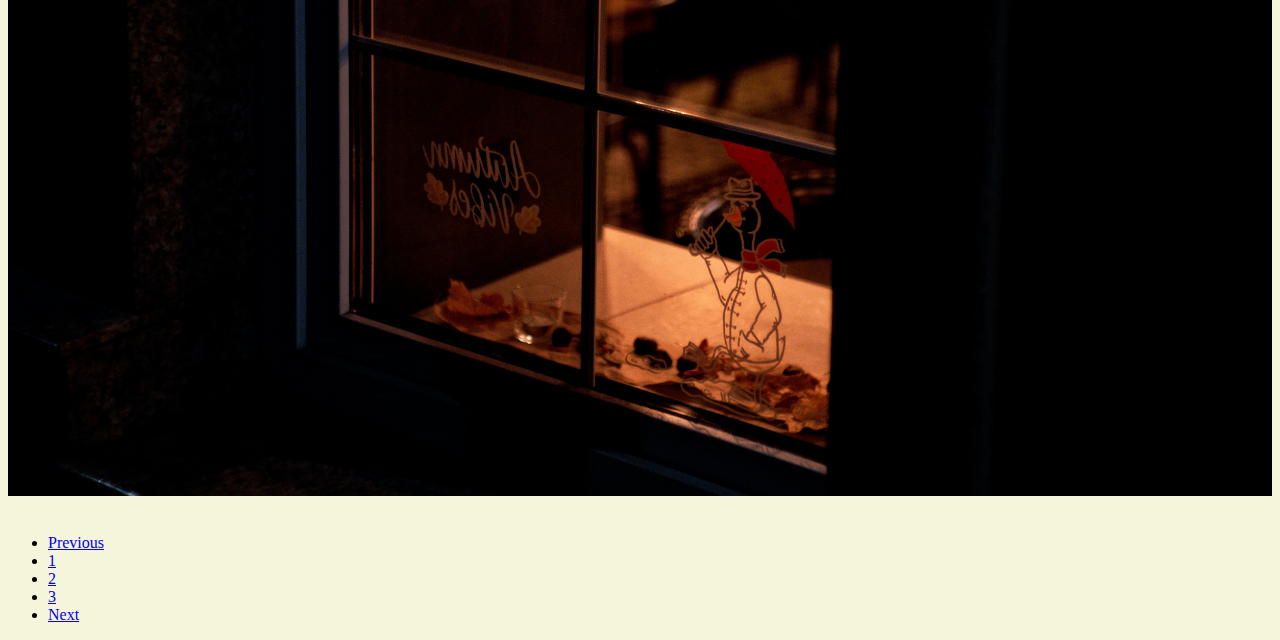
<file: galleryTwo.html>
<html lang="en">
<head>
    <meta charset="UTF-8">
    <meta http-equiv="X-UA-Compatible" content="IE=edge">
    <meta name="viewport" content="width=device-width, initial-scale=1.0">
    <link href="https://cdn.jsdelivr.net/npm/bootstrap@5.0.2/dist/css/bootstrap.min.css" rel="stylesheet" integrity="sha384-EVSTQN3/azprG1Anm3QDgpJLIm9Nao0Yz1ztcQTwFspd3yD65VohhpuuCOmLASjC" crossorigin="anonymous">
    <link rel="stylesheet" href="galleryStyle.css">
    <title>Mediterranean Expiditions </title>
</head>
<body>



    <!-- NAVBAR SECTION --><!-- NAVBAR SECTION --> <!-- NAVBAR SECTION --> <!-- NAVBAR SECTION -->

    <nav class="navbar navbar-expand-md bg-light navbar-light ">
        <div class="container mx-5"> <a class="navbar-brand" href="#">
          <img src="Images/logo.png" alt="..." height="60">
          
        </a>
        <a  class="me-auto" id="logoName" href="index.html "><strong> Mediterranean Expiditions </strong>  </a>
      </div>

     

        <button class="navbar-toggler"  
         type="button" 
         data-bs-toggle="collapse"
         data-bs-target= "#navmenu"> 
         <span class="navbar-toggler-icon"></span>
        </button>

        <div class="collapse navbar-collapse" id="navmenu">

            <ul class="navbar-nav">
                <li class="nav-item"> <a href="about.html" class="nav-link"> About </a></li>

                <li class="nav-item"> <a href="menu.html" class="nav-link"> Menu</a></li>

                <li class="nav-item"> <a href="contact.html" class="nav-link">Contact</a></li>

                <li class="nav-item"> <a href="gallery.html" class="nav-link"> Gallery</a></li>


            </ul>
        </div>       
    </nav>


    <!-- PAGINATION  -->   <!-- PAGINATION  -->   <!-- PAGINATION  -->


    <div class="containerGal  d-md-flex justify-content-center align-items-center">
     

        <div class="containerGal  d-flex justify-content-center  align-items-center">
          <div class="row d-flex  w-75 h-50 mb-5 mt-5 ">
            <div class="col-12  col-md-7">   <img class=" img-fluid" src="Gallery/p5.jpg" id="img-gal"> </div>
            <div class="col-12  col-md-5">   <img class=" img-fluid" src="Gallery/p6.jpg" id="img-gal"> </div>
            <div class="col-12  col-md-5">   <img class=" img-fluid" src="Gallery/p7.jpg" id="img-gal"> </div>
            <div class="col-12  col-md-7">   <img class=" img-fluid" src="Gallery/p8.jpg" id="img-gal">   </div>

            <!-- pagination  --> <!-- pagination  --> <!-- pagination  --> <!-- pagination  -->

            <div class="col-12 mb-1 mt-5">
            <nav aria-label="Page navigation example">
              <ul class="pagination justify-content-center">
                <li class="page-item enabled">
                  <a class="page-link" href="gallery.html" tabindex="-1" aria-disabled="false">Previous</a>
                </li>
                <li class="page-item"><a class="page-link" href="gallery.html">1</a></li>
                <li class="page-item active"><a class="page-link" href="galleryTwo.html">2</a></li>
                <li class="page-item"><a class="page-link" href="galleryThree.html">3</a></li>
                <li class="page-item">
                  <a class="page-link" href="galleryThree.html">Next</a>
                </li>
              </ul>
            </nav>
          </div>



          </div>
          
        </div>

        
        </div>


       
      
    
    



    <script src="https://cdn.jsdelivr.net/npm/bootstrap@5.0.2/dist/js/bootstrap.bundle.min.js" integrity="sha384-MrcW6ZMFYlzcLA8Nl+NtUVF0sA7MsXsP1UyJoMp4YLEuNSfAP+JcXn/tWtIaxVXM" crossorigin="anonymous"></script>

    
</body>
</html>
</file>
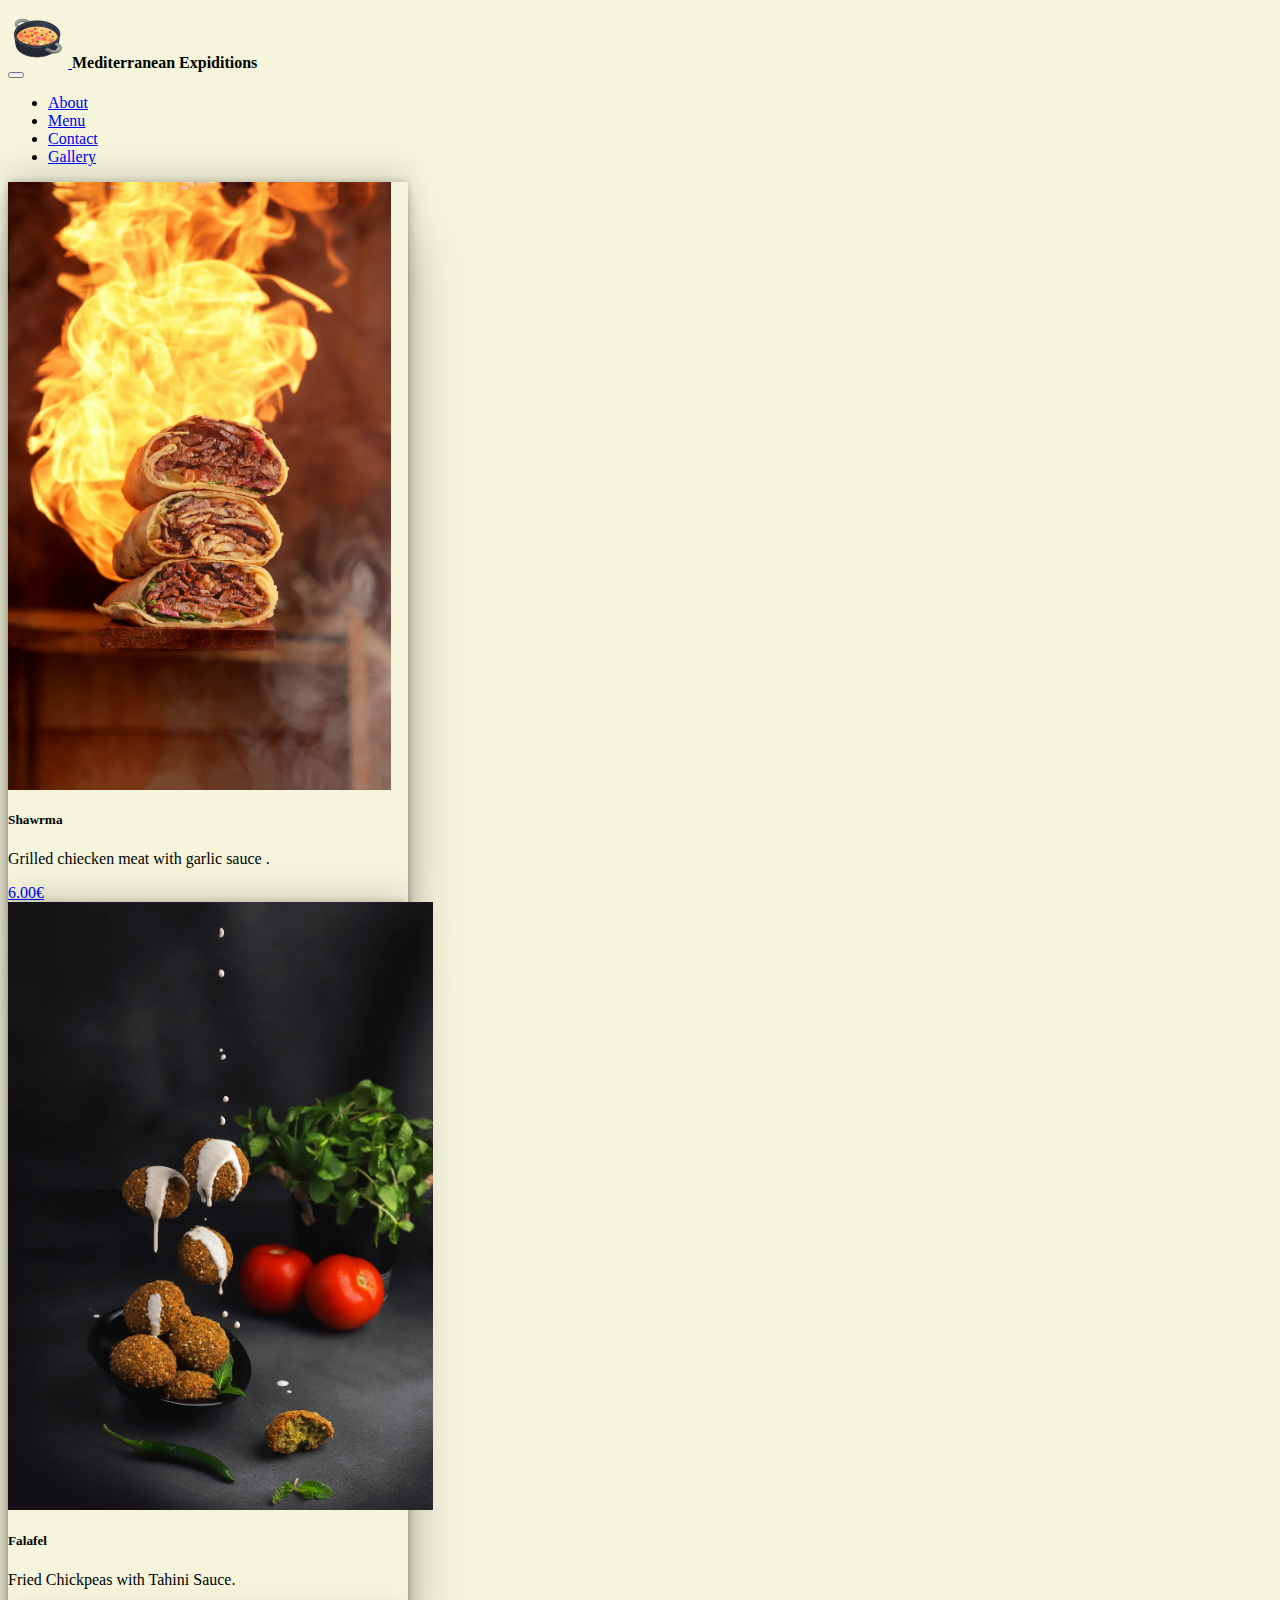
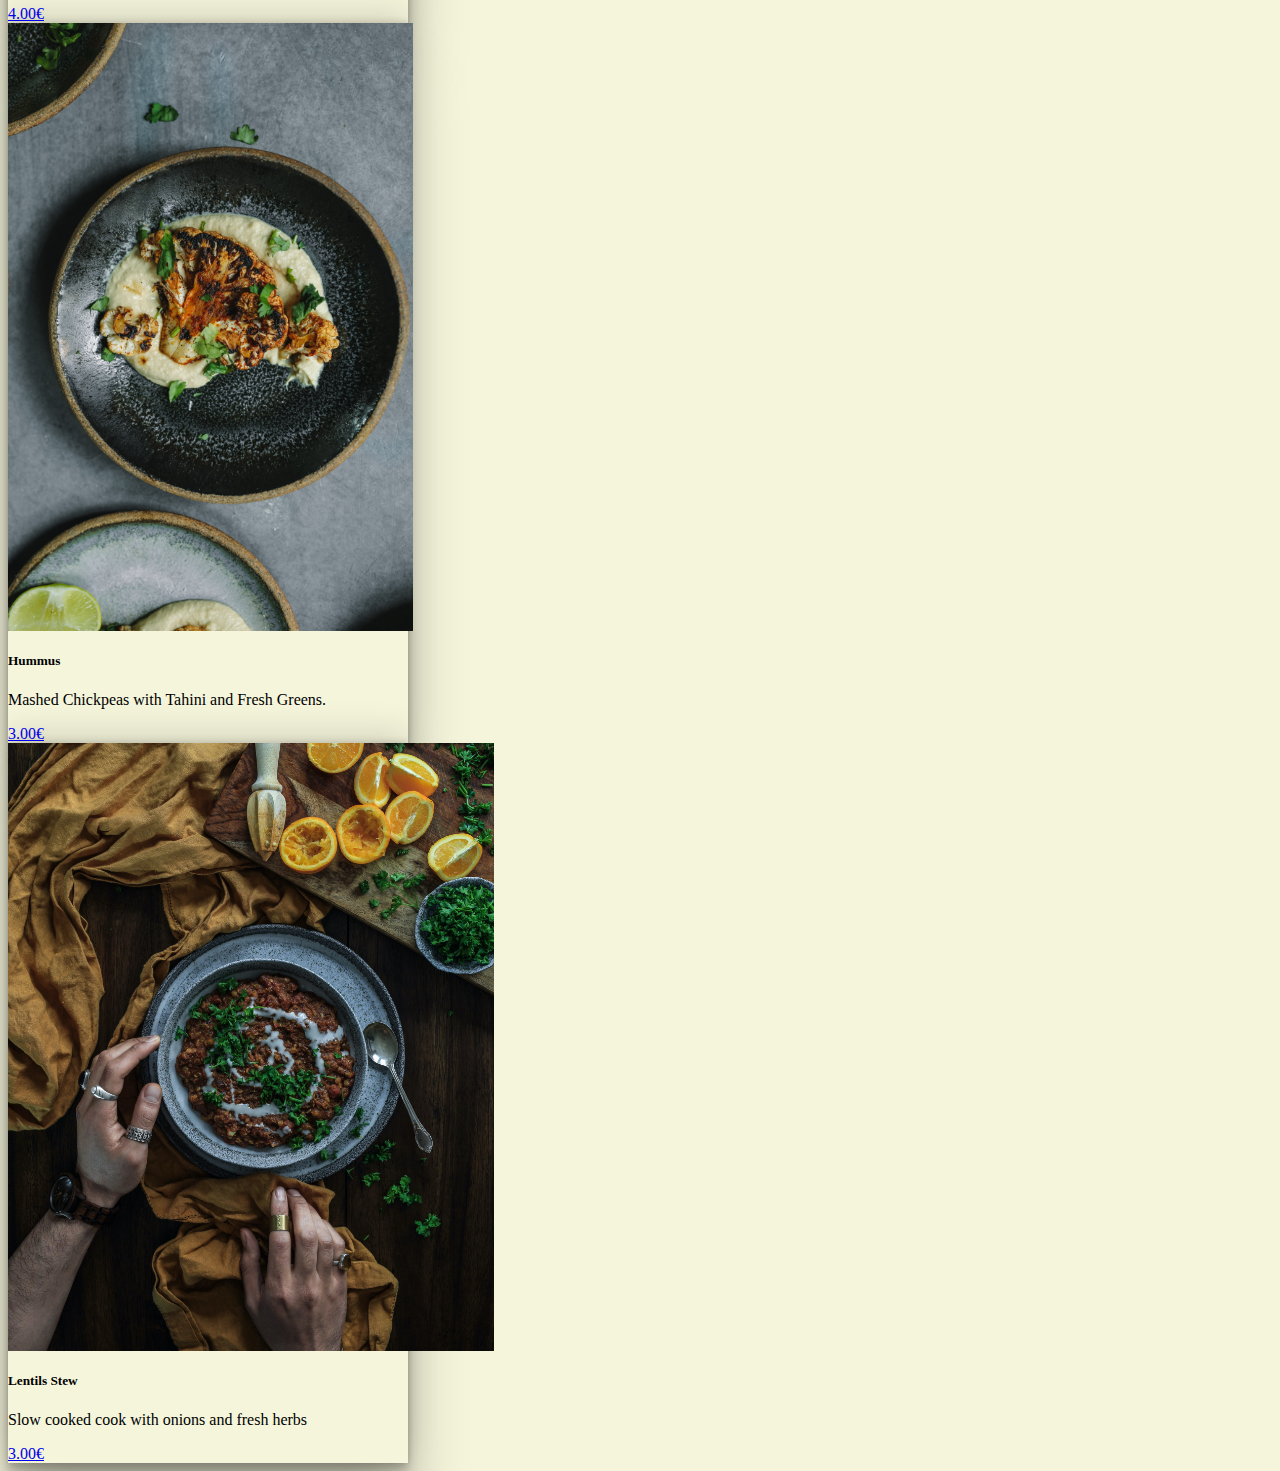
<file: menu.html>
<html lang="en">
<head>
    <meta charset="UTF-8">
    <meta http-equiv="X-UA-Compatible" content="IE=edge">
    <meta name="viewport" content="width=device-width, initial-scale=1.0">
    <link href="https://cdn.jsdelivr.net/npm/bootstrap@5.0.2/dist/css/bootstrap.min.css" rel="stylesheet" integrity="sha384-EVSTQN3/azprG1Anm3QDgpJLIm9Nao0Yz1ztcQTwFspd3yD65VohhpuuCOmLASjC" crossorigin="anonymous">
    <link rel="stylesheet" href="menuStyle.css">
    <title>Mediterranean Expiditions </title>
</head>
<body>



    <!-- NAVBAR SECTION --><!-- NAVBAR SECTION --> <!-- NAVBAR SECTION --> <!-- NAVBAR SECTION -->

    <nav class="navbar navbar-expand-md bg-light navbar-light ">
        <div class="container mx-5"> <a class="navbar-brand" href="#">
          <img src="Images/logo.png" alt="..." height="60">
          
        </a>
        <a  class="me-auto" id="logoName" href="index.html "><strong> Mediterranean Expiditions </strong>  </a>
      </div>

        <button class="navbar-toggler"  
         type="button" 
         data-bs-toggle="collapse"
         data-bs-target= "#navmenu"> 
         <span class="navbar-toggler-icon"></span>
        </button>

        <div class="collapse navbar-collapse" id="navmenu">

            <ul class="navbar-nav">
                <li class="nav-item"> <a href="about.html" class="nav-link"> About </a></li>

                <li class="nav-item"> <a href="menu.html" class="nav-link"> Menu</a></li>

                <li class="nav-item"> <a href="contact.html" class="nav-link">Contact</a></li>

                <li class="nav-item"> <a href="gallery.html" class="nav-link"> Gallery</a></li>


            </ul>
        </div>       
    </nav>



    <!-- menu -->

    <div class="container">

        <div class="row d-md-flex p-4 justify-content-center " >
         



            <div class=" d-md-flex col-12 col-md-5 justify-content-center mt-5"> 
                <div class="card" style="width: 25rem;">
                    <img class="card-img-top img-fluid" src="Images/Shawrma.jpg" alt="Card image cap">
                    <div class="card-body">
                      <h5 class="card-title">Shawrma</h5>
                      <p class="card-text">Grilled chiecken meat with garlic sauce .</p>
                      <a href="#" class="btn btn-primary">6.00€</a>
                    </div>
                  </div>
            </div>



            <div class=" d-md-flex col-12 col-md-5 justify-content-center mt-5"> 
                <div class="card" style="width: 25rem;">
                    <img class="card-img-top" src="Images/falafel.jpg" alt="Card image cap">
                    <div class="card-body">
                      <h5 class="card-title">Falafel</h5>
                      <p class="card-text">Fried Chickpeas with Tahini Sauce.</p>
                      <a href="#" class="btn btn-primary">4.00€</a>
                    </div>
                  </div>
            </div>



            <div class=" d-md-flex col-12 col-md-5 justify-content-center  mt-5"> 
                <div class="card" style="width: 25rem;">
                    <img class="card-img-top" src="Images/Humus.jpg" alt="Card image cap">
                    <div class="card-body">
                      <h5 class="card-title">Hummus</h5>
                      <p class="card-text">Mashed Chickpeas with Tahini and Fresh Greens.</p>
                      <a href="#" class="btn btn-primary">3.00€</a>
                    </div>
                  </div>
            </div>


            <div class=" d-md-flex col-12 col-md-5 justify-content-center  mt-5"> 
                <div class="card" style="width: 25rem;">
                    <img class="card-img-top" src="Images/Lentils.jpg" alt="Card image cap">
                    <div class="card-body">
                      <h5 class="card-title">Lentils Stew</h5>
                      <p class="card-text">Slow cooked cook with onions and fresh herbs</p>
                      <a href="#" class="btn btn-primary">3.00€</a>
                    </div>
                  </div>
            </div>
           
        </div>

        


        



    </div>


    <script src="https://cdn.jsdelivr.net/npm/bootstrap@5.0.2/dist/js/bootstrap.bundle.min.js" integrity="sha384-MrcW6ZMFYlzcLA8Nl+NtUVF0sA7MsXsP1UyJoMp4YLEuNSfAP+JcXn/tWtIaxVXM" crossorigin="anonymous"></script>

</body>
</html>
</file>
<file: style.css>
.card-img-top{
    filter: grayscale(100%);
    
}

body{
    background-color: beige;
   
    
}

.card{
    box-shadow: rgba(0, 0, 0, 0.25) 0px 54px 55px, rgba(0, 0, 0, 0.12) 0px -12px 30px, rgba(0, 0, 0, 0.12) 0px 4px 6px, rgba(0, 0, 0, 0.17) 0px 12px 13px, rgba(0, 0, 0, 0.09) 0px -3px 5px;
}


#showcase{
    box-shadow: rgba(0, 0, 0, 0.45) 0px 25px 20px -20px;
}

#section-img{
    filter: contrast(75%);
    filter: grayscale(50%);
}

#logoName{
    text-decoration: none;
    color: black;
}
</file>
<file: aboutStyle.css>
section-img{
   
    width: 50%;
}

map{
   height: auto;
}


#logoName{
    text-decoration: none;
    color: black;
  }
</file>
<file: contactStyle.css>
body{
    background-color: beige;
}

.containerContact{
    background-color: white;
    box-shadow: rgba(0, 0, 0, 0.25) 0px 54px 55px, rgba(0, 0, 0, 0.12) 0px -12px 30px, rgba(0, 0, 0, 0.12) 0px 4px 6px, rgba(0, 0, 0, 0.17) 0px 12px 13px, rgba(0, 0, 0, 0.09) 0px -3px 5px;

    padding: 25px;

}

form{
    padding: 5px;
}

p{
    padding-top: 10px;
}



#logoName{
    text-decoration: none;
    color: black;
  }
</file>
<file: galleryStyle.css>
body{
  background-color: beige;
 
}



#img-gal{

  width: 100%;
  height: 100%;
  object-fit: contain;
}

#logoName{
  text-decoration: none;
  color: black;
}
</file>
<file: menuStyle.css>
body{
    background-color: beige;
}



.card-img-top{
    height: 38rem;
}

.card{
    box-shadow: rgba(0, 0, 0, 0.25) 0px 54px 55px, rgba(0, 0, 0, 0.12) 0px -12px 30px, rgba(0, 0, 0, 0.12) 0px 4px 6px, rgba(0, 0, 0, 0.17) 0px 12px 13px, rgba(0, 0, 0, 0.09) 0px -3px 5px;
}

#logoName{
    text-decoration: none;
    color: black;
  }
</file>
